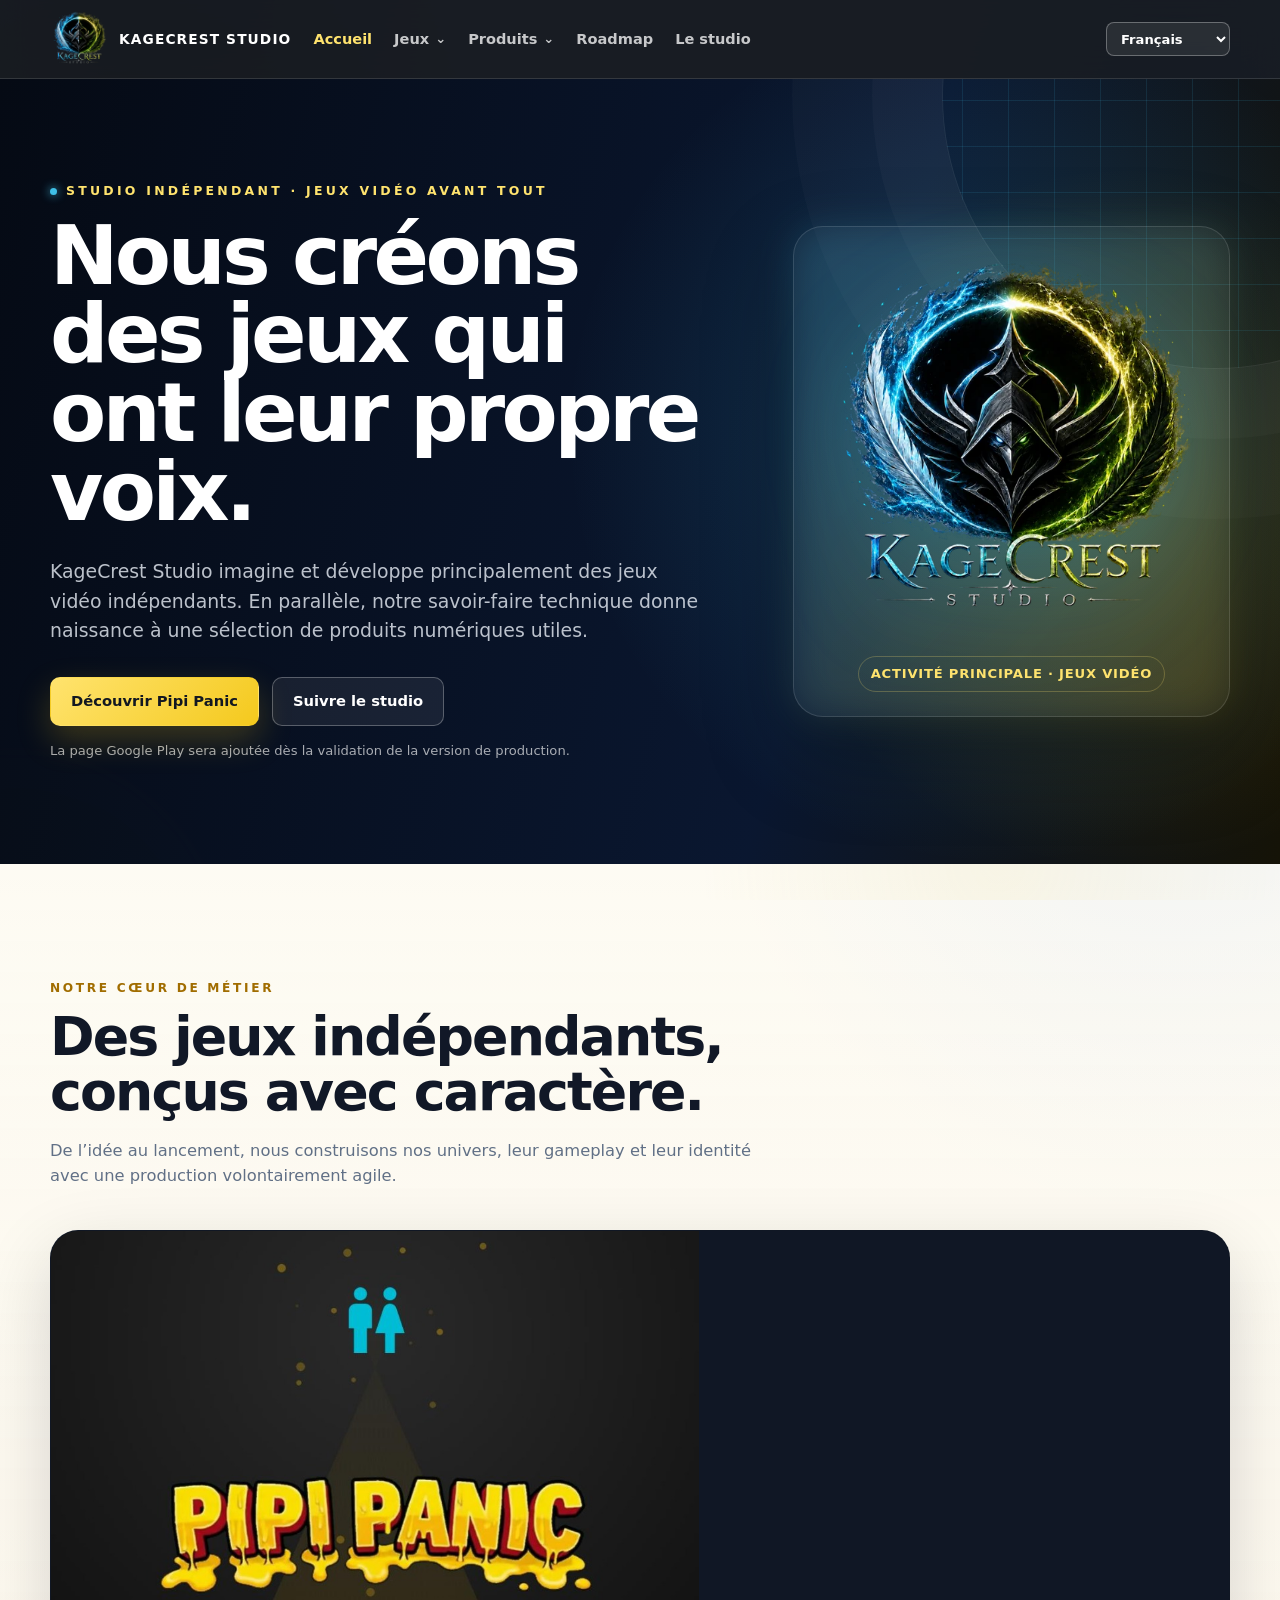
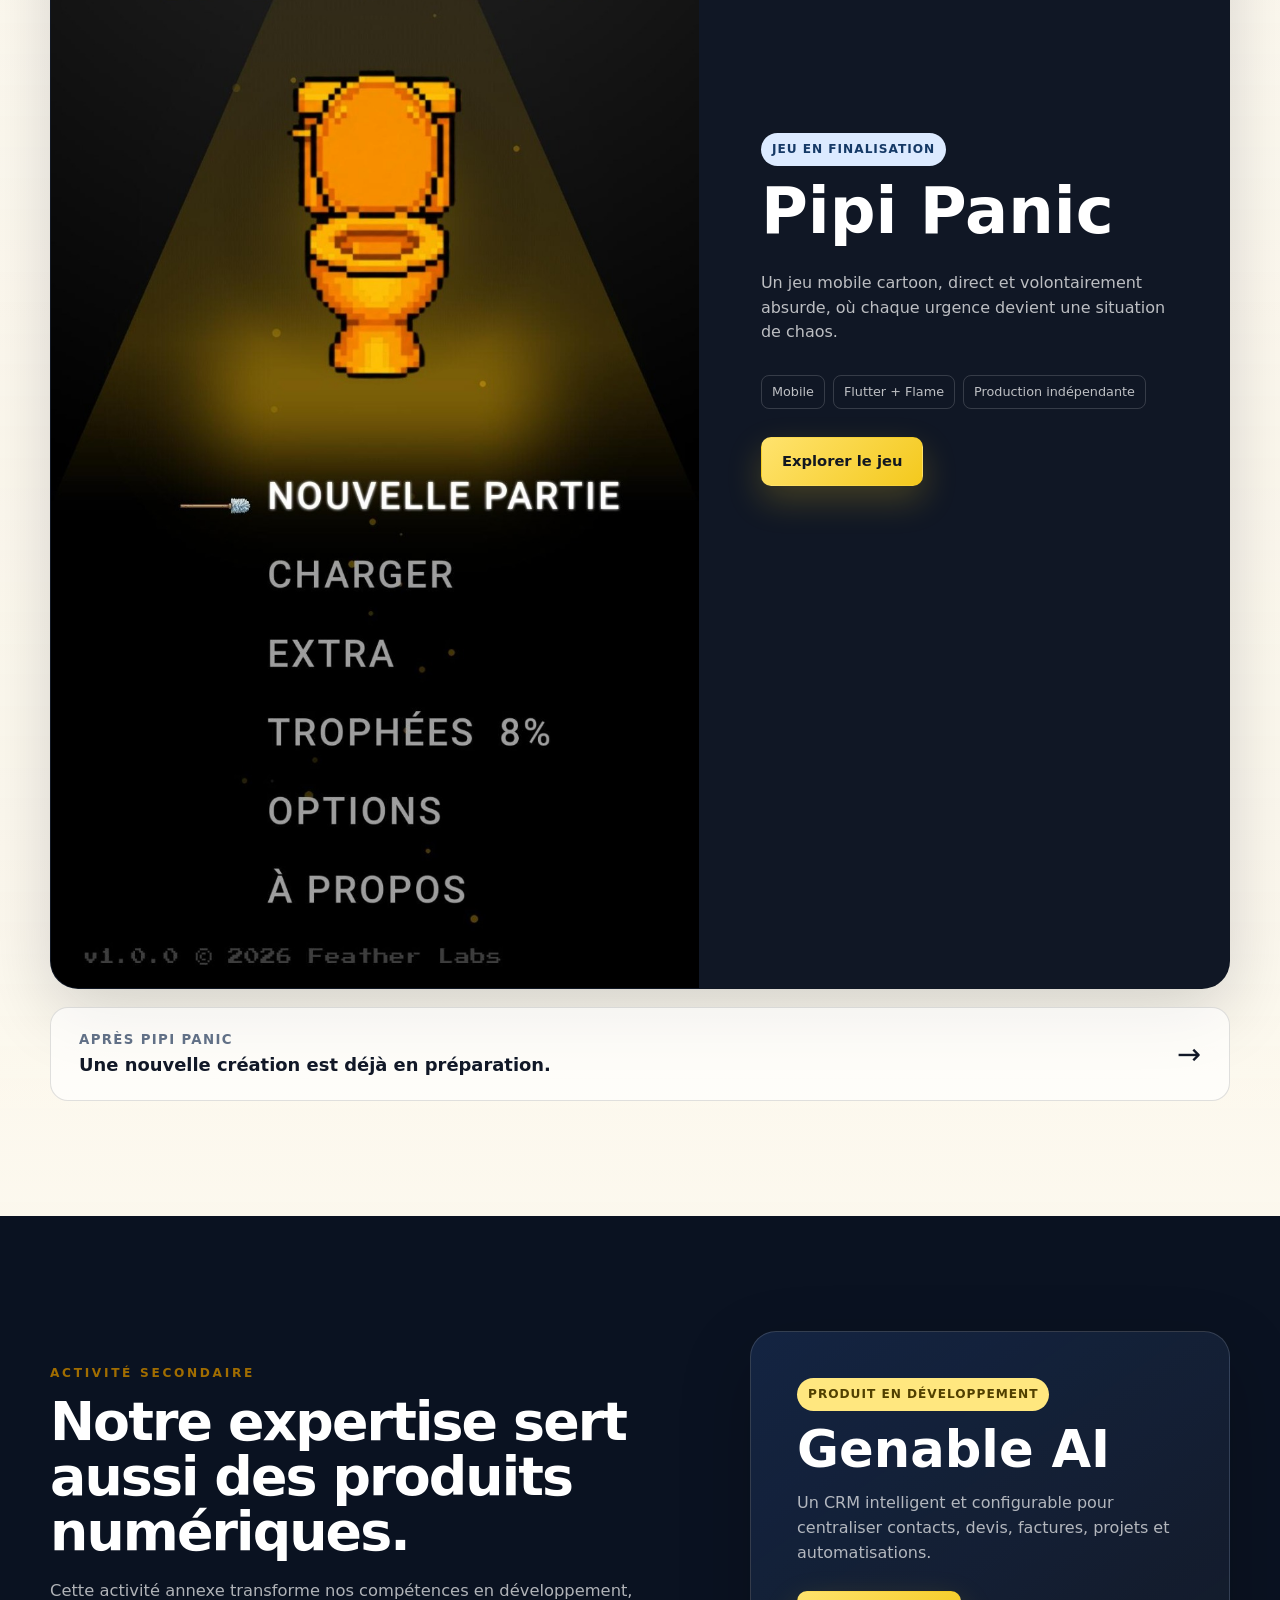
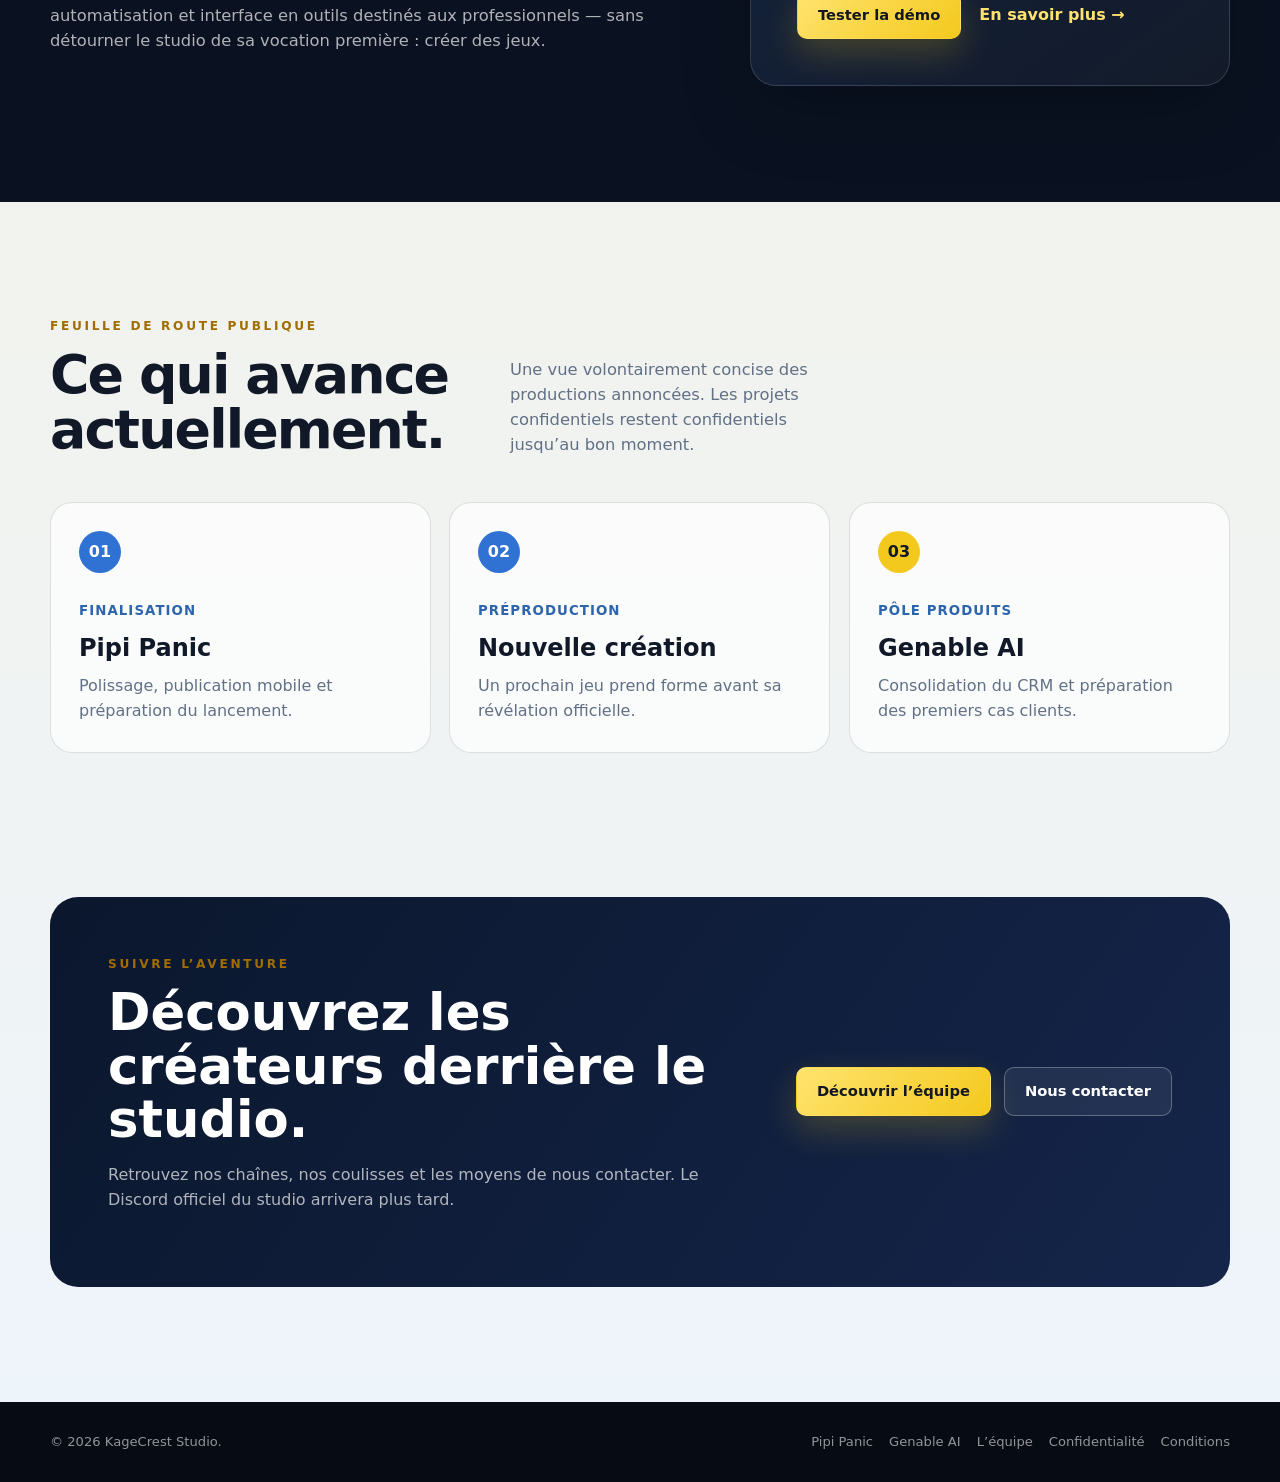
<file: index.html>
<!DOCTYPE html>
<html lang="fr">
<head>
<meta charset="utf-8"/>
<meta content="width=device-width, initial-scale=1" name="viewport"/>
<meta content="#070b14" name="theme-color"/>
<meta content="KageCrest Studio est un studio indépendant dédié avant tout aux jeux vidéo, avec un pôle secondaire de produits numériques." name="description"/>
<meta property="og:type" content="website"/>
<meta property="og:site_name" content="KageCrest Studio"/>
<meta property="og:title" content="KageCrest Studio — Jeux indépendants et produits numériques"/>
<meta property="og:description" content="Nous créons avant tout des jeux vidéo indépendants. En parallèle, nous développons une sélection de produits numériques utiles."/>
<meta property="og:url" content="https://kagecrest.github.io/"/>
<meta property="og:image" content="https://kagecrest.github.io/assets/kagecrest/social-share.png"/>
<meta property="og:image:width" content="1200"/>
<meta property="og:image:height" content="630"/>
<meta property="og:image:alt" content="Logo KageCrest Studio — crête ailée bleue et verte sur fond sombre"/>
<meta name="twitter:card" content="summary_large_image"/>
<meta name="twitter:title" content="KageCrest Studio — Studio indépendant"/>
<meta name="twitter:description" content="Jeux vidéo indépendants en activité principale, produits numériques en activité secondaire."/>
<meta name="twitter:image" content="https://kagecrest.github.io/assets/kagecrest/social-share.png"/>
<link rel="canonical" href="https://kagecrest.github.io/"/>
<link rel="icon" type="image/webp" href="assets/kagecrest/brand-mark.webp"/>
<link rel="apple-touch-icon" href="assets/kagecrest/brand-mark.webp"/>
<title>KageCrest Studio — Studio de jeux indépendant</title>
<link href="studio-pages.css?v=20260723-home" rel="stylesheet"/>
<link href="studio-fx.css?v=20260724b" rel="stylesheet"/>
</head>
<body data-page="home">
<header class="site-header">
<div class="container header-inner">
<a aria-label="KageCrest Studio — accueil" class="brand" href="index.html" aria-current="page">
<img alt="" class="brand-mark" src="assets/kagecrest/brand-mark.webp"/>
<span>KageCrest Studio</span>
</a>
<nav aria-label="Navigation principale" class="nav">
<a aria-current="page" data-i18n="navHome" href="index.html">Accueil</a>
<a href="pipi-panic.html">Pipi Panic</a>
<a data-nav-project="" href="next-project.html">Prochain jeu</a>
<a data-nav-genable="" href="genable-ai.html">Genable AI</a>
<a data-nav-team="" href="about.html">Le studio</a>
</nav>
</div>
</header>
<main>
<section class="page-hero studio-home-hero">
<div class="container home-hero-layout">
<div class="home-hero-copy">
<p class="eyebrow" data-i18n="kicker">Studio indépendant · Jeux vidéo avant tout</p>
<h1 data-i18n="heroTitle">Nous créons des jeux qui ont leur propre voix.</h1>
<p class="hero-copy" data-i18n="heroCopy">KageCrest Studio imagine et développe principalement des jeux vidéo indépendants. En parallèle, notre savoir-faire technique donne naissance à une sélection de produits numériques utiles.</p>
<div class="hero-actions">
<a class="button button-primary" data-i18n="discoverGame" href="pipi-panic.html">Découvrir Pipi Panic</a>
<a class="button button-secondary" data-i18n="followStudio" href="about.html#equipe">Suivre le studio</a>
</div>
<p class="store-note" data-i18n="storeNote">La page Google Play sera ajoutée dès la validation de la version de production.</p>
</div>
<div class="home-brand-showcase" aria-label="Identité visuelle KageCrest Studio">
<img src="assets/kagecrest/brand-mark.webp" alt="Logo KageCrest Studio"/>
<span data-i18n="primaryActivity">Activité principale · Jeux vidéo</span>
</div>
</div>
</section>

<section class="section home-focus" id="jeux">
<div class="container">
<div class="section-heading">
<p class="section-kicker" data-i18n="gamesKicker">Notre cœur de métier</p>
<h2 class="section-title" data-i18n="gamesTitle">Des jeux indépendants, conçus avec caractère.</h2>
<p class="section-text" data-i18n="gamesIntro">De l’idée au lancement, nous construisons nos univers, leur gameplay et leur identité avec une production volontairement agile.</p>
</div>
<article class="featured-game">
<div class="featured-game-visual">
<img src="assets/pipi-panic/title-screen.jpeg" alt="Écran titre de Pipi Panic"/>
</div>
<div class="featured-game-copy">
<span class="project-label" data-i18n="currentGame">Jeu en finalisation</span>
<h3>Pipi Panic</h3>
<p data-i18n="pipiIntro">Un jeu mobile cartoon, direct et volontairement absurde, où chaque urgence devient une situation de chaos.</p>
<div class="project-facts">
<span>Mobile</span><span>Flutter + Flame</span><span data-i18n="independentProduction">Production indépendante</span>
</div>
<a class="button button-primary" data-i18n="explorePipi" href="pipi-panic.html">Explorer le jeu</a>
</div>
</article>
<a class="next-game-teaser" href="next-project.html">
<span><small data-i18n="nextGameLabel">Après Pipi Panic</small><strong data-i18n="nextGameTitle">Une nouvelle création est déjà en préparation.</strong></span>
<span aria-hidden="true">→</span>
</a>
</div>
</section>

<section class="section products-section" id="produits">
<div class="container product-positioning">
<div>
<p class="section-kicker" data-i18n="productsKicker">Activité secondaire</p>
<h2 class="section-title" data-i18n="productsTitle">Notre expertise sert aussi des produits numériques.</h2>
<p class="section-text" data-i18n="productsIntro">Cette activité annexe transforme nos compétences en développement, automatisation et interface en outils destinés aux professionnels — sans détourner le studio de sa vocation première : créer des jeux.</p>
</div>
<article class="product-card-home">
<span class="project-label product-label" data-i18n="productDevelopment">Produit en développement</span>
<h3>Genable AI</h3>
<p data-i18n="genableIntro">Un CRM intelligent et configurable pour centraliser contacts, devis, factures, projets et automatisations.</p>
<div class="card-actions">
<a class="button button-primary" data-i18n="tryDemo" href="genable-demo/demo-select/">Tester la démo</a>
<a class="text-link" data-i18n="learnMore" href="genable-ai.html">En savoir plus →</a>
</div>
</article>
</div>
</section>

<section class="section roadmap-preview" id="feuille-de-route">
<div class="container">
<div class="section-heading roadmap-preview-heading">
<div><p class="section-kicker" data-i18n="roadmapKicker">Feuille de route publique</p><h2 class="section-title" data-i18n="roadmapTitle">Ce qui avance actuellement.</h2></div>
<p class="section-text" data-i18n="roadmapIntro">Une vue volontairement concise des productions annoncées. Les projets confidentiels restent confidentiels jusqu’au bon moment.</p>
</div>
<div class="progress-cards">
<article><span>01</span><small data-i18n="finalization">Finalisation</small><h3>Pipi Panic</h3><p data-i18n="pipiRoadmap">Polissage, publication mobile et préparation du lancement.</p></article>
<article><span>02</span><small data-i18n="preproduction">Préproduction</small><h3 data-i18n="nextCreation">Nouvelle création</h3><p data-i18n="nextRoadmap">Un prochain jeu prend forme avant sa révélation officielle.</p></article>
<article class="secondary-track"><span>03</span><small data-i18n="secondaryProduct">Pôle produits</small><h3>Genable AI</h3><p data-i18n="genableRoadmap">Consolidation du CRM et préparation des premiers cas clients.</p></article>
</div>
</div>
</section>

<section class="section studio-cta">
<div class="container cta-panel">
<div><p class="section-kicker" data-i18n="ctaKicker">Suivre l’aventure</p><h2 data-i18n="ctaTitle">Découvrez les créateurs derrière le studio.</h2><p data-i18n="ctaCopy">Retrouvez nos chaînes, nos coulisses et les moyens de nous contacter. Le Discord officiel du studio arrivera plus tard.</p></div>
<div class="hero-actions"><a class="button button-primary" data-i18n="meetTeam" href="about.html">Découvrir l’équipe</a><a class="button button-secondary" data-i18n="contact" href="mailto:featherlabs2026@gmail.com?subject=Contact%20KageCrest%20Studio">Nous contacter</a></div>
</div>
</section>
</main>
<footer class="site-footer"><div class="container footer-inner"><p>© 2026 KageCrest Studio.</p><nav aria-label="Navigation de pied de page" class="footer-links"><a href="pipi-panic.html">Pipi Panic</a><a href="genable-ai.html">Genable AI</a><a data-i18n="team" href="about.html">L’équipe</a><a data-i18n="privacy" href="privacy.html">Confidentialité</a><a data-i18n="terms" href="terms.html">Conditions</a></nav></div></footer>
<script defer src="translations-base.js?v=20260723"></script>
<script defer src="translations-pages.js?v=20260723"></script>
<script defer src="brand-copy.js?v=20260723"></script>
<script defer src="i18n.js?v=20260724-roadmap"></script>
<script defer src="studio-fx.js?v=20260724"></script>
</body>
</html>
</file>
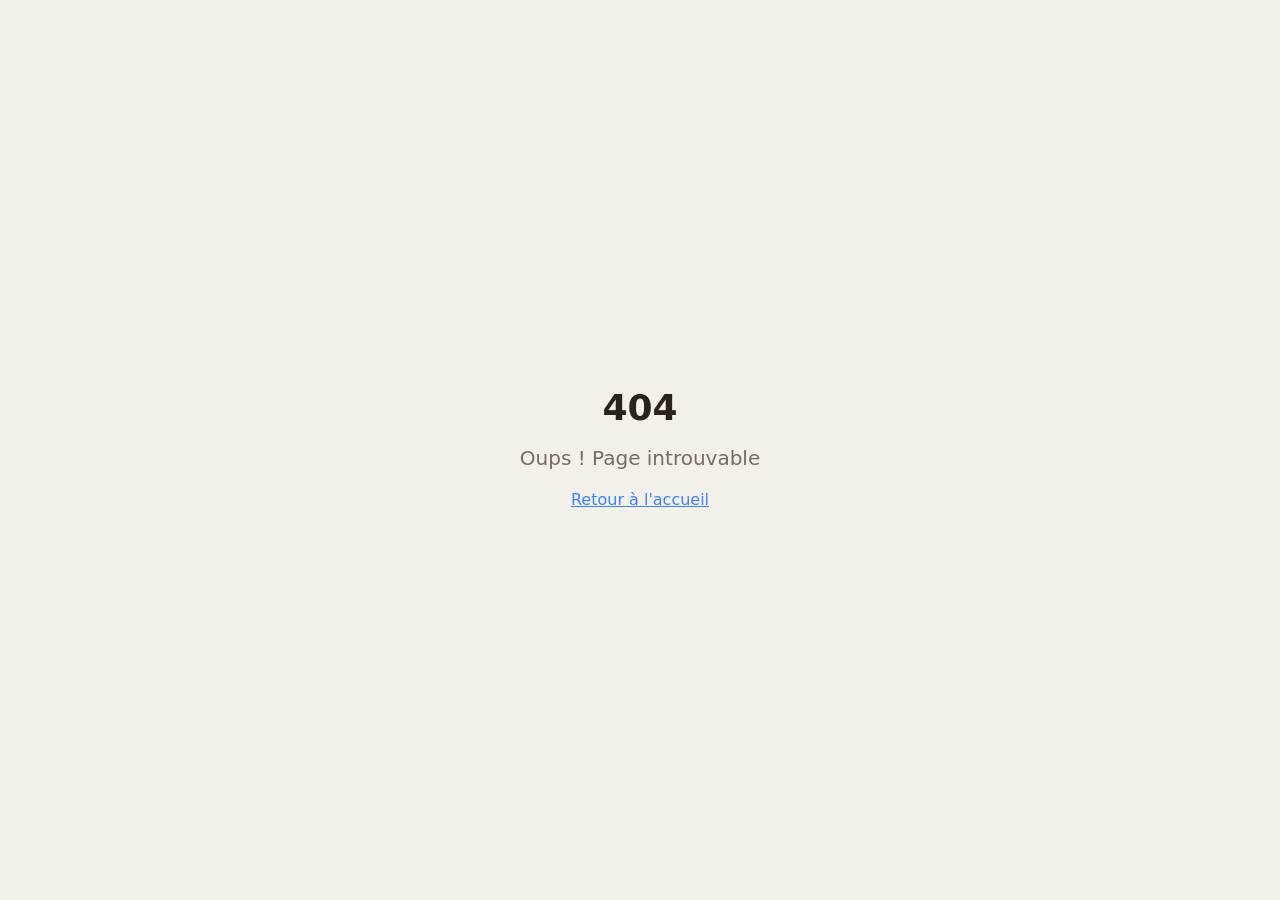
<file: genable-demo/admin/index.html>
<!doctype html>
<html lang="fr">
  <head>
    <meta charset="UTF-8" />
    <meta name="viewport" content="width=device-width, initial-scale=1.0" />
    <title>Genable AI (WIP)</title>
    <meta name="description" content="Genable AI (WIP) — CRM automatisé par IA, livré clé en main" />
    <meta name="author" content="KageCrest Studio" />

    <meta property="og:title" content="Genable AI (WIP)" />
    <meta property="og:description" content="Assistant IA pour votre activité" />
    <meta property="og:type" content="website" />

    <meta name="twitter:card" content="summary_large_image" />
    <script type="module" crossorigin src="/genable-demo/assets/index-CeJi7exN.js"></script>
    <link rel="stylesheet" crossorigin href="/genable-demo/assets/index-BOm3ZopA.css">
  </head>

  <body>
    <div id="root"></div>

  </body>
</html>
</file>
<file: studio-pages.css>
:root {
  --ink: #111827;
  --ink-deep: #070b14;
  --paper: #f8f5e8;
  --cream: #fffaf0;
  --yellow: #f4c91d;
  --yellow-light: #ffe36e;
  --blue: #4d8dff;
  --blue-light: #8bbaff;
  --muted: #617086;
  --line: rgba(16, 23, 37, .13);
  --shadow: 0 24px 70px rgba(6, 12, 26, .16);
}

* {
  box-sizing: border-box;
}

html {
  scroll-behavior: smooth;
}

body {
  margin: 0;
  color: var(--ink);
  background:
    radial-gradient(circle at 10% 3%, rgba(255, 227, 110, .58), transparent 23rem),
    radial-gradient(circle at 92% 16%, rgba(77, 141, 255, .13), transparent 29rem),
    linear-gradient(180deg, #fffbed 0%, #f7f1df 43%, #edf4fb 100%);
  font-family: Inter, ui-sans-serif, system-ui, -apple-system, BlinkMacSystemFont, "Segoe UI", sans-serif;
  line-height: 1.55;
}

img {
  display: block;
  max-width: 100%;
}

a {
  color: inherit;
  text-decoration: none;
}

button,
input,
textarea {
  font: inherit;
}

.container {
  width: min(1180px, calc(100% - 40px));
  margin: 0 auto;
}

.site-header {
  position: sticky;
  top: 0;
  z-index: 30;
  border-bottom: 1px solid rgba(255, 255, 255, .12);
  background: rgba(7, 11, 20, .93);
  backdrop-filter: blur(16px);
}

.header-inner {
  display: flex;
  align-items: center;
  justify-content: space-between;
  min-height: 78px;
  gap: 22px;
}

.brand {
  display: inline-flex;
  align-items: center;
  gap: 11px;
  flex: 0 0 auto;
  color: #fff;
  font-size: .86rem;
  font-weight: 850;
  letter-spacing: .08em;
  text-transform: uppercase;
}

.brand-mark {
  width: 58px;
  height: 58px;
  object-fit: contain;
}

.nav {
  display: flex;
  align-items: center;
  justify-content: flex-end;
  gap: 22px;
  color: rgba(255, 255, 255, .76);
  font-size: .91rem;
  font-weight: 730;
}

.nav a {
  transition: color .18s ease;
}

.nav a:hover,
.nav a[aria-current="page"] {
  color: var(--yellow-light);
}

.page-hero {
  position: relative;
  overflow: hidden;
  padding: clamp(78px, 10vw, 142px) 0 clamp(72px, 9vw, 120px);
  color: #fff;
  background:
    linear-gradient(100deg, rgba(7, 11, 20, .98), rgba(7, 11, 20, .84) 54%, rgba(15, 28, 54, .78)),
    radial-gradient(circle at 74% 35%, rgba(77, 141, 255, .32), transparent 31rem);
}

.page-hero::before,
.page-hero::after {
  position: absolute;
  content: "";
  border-radius: 50%;
  pointer-events: none;
}

.page-hero::before {
  width: 34rem;
  height: 34rem;
  right: -13rem;
  top: -16rem;
  border: 1px solid rgba(255, 255, 255, .09);
  box-shadow: 0 0 0 70px rgba(255, 255, 255, .025), 0 0 0 150px rgba(255, 255, 255, .018);
}

.page-hero::after {
  width: 22rem;
  height: 22rem;
  left: -10rem;
  bottom: -17rem;
  background: rgba(244, 201, 29, .17);
  filter: blur(25px);
}

.hero-layout {
  position: relative;
  z-index: 1;
  display: grid;
  grid-template-columns: minmax(0, 1.08fr) minmax(300px, .72fr);
  align-items: center;
  gap: clamp(38px, 7vw, 92px);
}

.eyebrow {
  margin: 0 0 16px;
  color: var(--yellow-light);
  font-size: .78rem;
  font-weight: 850;
  letter-spacing: .26em;
  text-transform: uppercase;
}

.page-hero h1 {
  max-width: 820px;
  margin: 0;
  font-size: clamp(2.8rem, 6.7vw, 6.4rem);
  font-weight: 900;
  line-height: .96;
  letter-spacing: -.045em;
}

.hero-copy {
  max-width: 720px;
  margin: 26px 0 0;
  color: rgba(242, 247, 255, .77);
  font-size: clamp(1rem, 1.8vw, 1.18rem);
}

.hero-actions {
  display: flex;
  flex-wrap: wrap;
  gap: 13px;
  margin-top: 32px;
}

.button {
  display: inline-flex;
  align-items: center;
  justify-content: center;
  gap: 9px;
  min-height: 48px;
  padding: 12px 20px;
  border: 1px solid transparent;
  border-radius: 10px;
  font-size: .92rem;
  font-weight: 820;
  transition: transform .18s ease, border-color .18s ease, background .18s ease;
}

.button:hover {
  transform: translateY(-2px);
}

.button-primary {
  color: #121721;
  background: linear-gradient(135deg, var(--yellow-light), var(--yellow));
  box-shadow: 0 14px 34px rgba(244, 201, 29, .22);
}

.button-secondary {
  color: #fff;
  border-color: rgba(255, 255, 255, .28);
  background: rgba(255, 255, 255, .07);
}

.hero-panel {
  position: relative;
  padding: 30px;
  border: 1px solid rgba(255, 255, 255, .16);
  border-radius: 22px;
  background: linear-gradient(145deg, rgba(255, 255, 255, .105), rgba(255, 255, 255, .035));
  box-shadow: 0 28px 80px rgba(0, 0, 0, .34);
  backdrop-filter: blur(10px);
}

.hero-panel-label {
  margin: 0 0 10px;
  color: rgba(255, 255, 255, .58);
  font-size: .76rem;
  font-weight: 800;
  letter-spacing: .15em;
  text-transform: uppercase;
}

.hero-panel strong {
  display: block;
  font-size: clamp(1.65rem, 3vw, 2.6rem);
  line-height: 1.04;
}

.hero-panel p {
  margin: 17px 0 0;
  color: rgba(255, 255, 255, .69);
}

.hero-badge {
  display: inline-flex;
  align-items: center;
  gap: 8px;
  margin-top: 22px;
  padding: 8px 12px;
  border: 1px solid rgba(255, 227, 110, .27);
  border-radius: 999px;
  color: var(--yellow-light);
  background: rgba(244, 201, 29, .08);
  font-size: .81rem;
  font-weight: 800;
}

.section {
  padding: clamp(70px, 9vw, 118px) 0;
}

.section-compact {
  padding: clamp(58px, 7vw, 88px) 0;
}

.section-dark {
  color: #fff;
  background: var(--ink-deep);
}

.section-blue {
  color: #fff;
  background: linear-gradient(135deg, #091329, #102b56);
}

.section-heading {
  max-width: 760px;
  margin-bottom: 42px;
}

.section-kicker {
  margin: 0 0 12px;
  color: #a16d00;
  font-size: .76rem;
  font-weight: 850;
  letter-spacing: .22em;
  text-transform: uppercase;
}

.section-dark .section-kicker,
.section-blue .section-kicker {
  color: var(--yellow-light);
}

.section-title {
  margin: 0;
  font-size: clamp(2rem, 4.2vw, 4rem);
  line-height: 1.02;
  letter-spacing: -.035em;
}

.section-text {
  max-width: 720px;
  margin: 18px 0 0;
  color: var(--muted);
  font-size: 1.02rem;
}

.section-dark .section-text,
.section-blue .section-text {
  color: rgba(238, 245, 255, .68);
}

.people-grid {
  display: grid;
  grid-template-columns: repeat(2, minmax(0, 1fr));
  gap: 24px;
}

.person-card {
  position: relative;
  overflow: hidden;
  min-height: 480px;
  padding: clamp(28px, 4vw, 44px);
  border: 1px solid var(--line);
  border-radius: 22px;
  background: rgba(255, 255, 255, .77);
  box-shadow: var(--shadow);
}

.person-card::after {
  position: absolute;
  right: -70px;
  bottom: -90px;
  width: 230px;
  height: 230px;
  content: "";
  border-radius: 50%;
  background: radial-gradient(circle, rgba(77, 141, 255, .18), transparent 68%);
}

.person-card:nth-child(2)::after {
  background: radial-gradient(circle, rgba(244, 201, 29, .24), transparent 68%);
}

.person-monogram {
  display: grid;
  place-items: center;
  width: 82px;
  height: 82px;
  margin-bottom: 30px;
  border-radius: 22px;
  color: #fff;
  background: linear-gradient(135deg, #101725, #345aa1);
  box-shadow: 0 16px 38px rgba(16, 23, 37, .22);
  font-size: 2.1rem;
  font-weight: 900;
}

.person-card:nth-child(2) .person-monogram {
  color: #111827;
  background: linear-gradient(135deg, #ffe77f, #f4c91d);
}

.person-role {
  margin: 0 0 10px;
  color: #66758d;
  font-size: .78rem;
  font-weight: 850;
  letter-spacing: .15em;
  text-transform: uppercase;
}

.person-card h2 {
  margin: 0;
  font-size: clamp(2rem, 4vw, 3.2rem);
  line-height: 1;
}

.person-card>p:not(.person-role) {
  position: relative;
  z-index: 1;
  margin: 21px 0 0;
  color: #526076;
}

.tag-list {
  position: relative;
  z-index: 1;
  display: flex;
  flex-wrap: wrap;
  gap: 8px;
  margin: 26px 0 0;
  padding: 0;
  list-style: none;
}

.tag-list li {
  padding: 7px 10px;
  border: 1px solid rgba(16, 23, 37, .11);
  border-radius: 999px;
  background: rgba(255, 255, 255, .72);
  font-size: .78rem;
  font-weight: 760;
}

.social-row {
  position: absolute;
  z-index: 2;
  right: 38px;
  bottom: 38px;
  left: 38px;
  display: flex;
  flex-wrap: wrap;
  gap: 9px;
}

.social-link {
  padding: 8px 11px;
  border: 1px solid rgba(16, 23, 37, .13);
  border-radius: 9px;
  background: rgba(255, 255, 255, .76);
  font-size: .78rem;
  font-weight: 780;
  transition: transform .18s ease, background .18s ease;
}

.social-link:hover {
  transform: translateY(-2px);
  background: #fff;
}

.value-grid,
.feature-grid {
  display: grid;
  grid-template-columns: repeat(3, minmax(0, 1fr));
  gap: 18px;
}

.value-card,
.feature-card {
  padding: 26px;
  border: 1px solid rgba(255, 255, 255, .11);
  border-radius: 17px;
  background: rgba(255, 255, 255, .055);
}

.value-index,
.feature-icon {
  display: inline-grid;
  place-items: center;
  width: 40px;
  height: 40px;
  margin-bottom: 18px;
  border-radius: 11px;
  color: var(--yellow-light);
  background: rgba(244, 201, 29, .1);
  font-weight: 900;
}

.value-card h3,
.feature-card h3 {
  margin: 0 0 10px;
  font-size: 1.13rem;
}

.value-card p,
.feature-card p {
  margin: 0;
  color: rgba(238, 245, 255, .65);
  font-size: .92rem;
}

.genable-hero {
  background:
    linear-gradient(105deg, rgba(5, 12, 27, .98), rgba(8, 23, 49, .93) 58%, rgba(8, 29, 63, .86)),
    radial-gradient(circle at 78% 36%, rgba(67, 139, 255, .45), transparent 32rem);
}

.genable-mark {
  display: inline-flex;
  align-items: center;
  gap: 10px;
  margin-bottom: 20px;
  color: #b7d4ff;
  font-size: .88rem;
  font-weight: 850;
  letter-spacing: .12em;
  text-transform: uppercase;
}

.genable-mark svg {
  width: 26px;
  height: 26px;
}

.price-panel {
  border-color: rgba(117, 174, 255, .29);
  background: linear-gradient(145deg, rgba(54, 116, 221, .18), rgba(255, 255, 255, .04));
}

.price-panel .price {
  display: block;
  margin-top: 8px;
  color: #fff;
  font-size: clamp(2.5rem, 5vw, 4.7rem);
  font-weight: 900;
  line-height: .95;
}

.price-panel .price small {
  font-size: .28em;
  color: rgba(255, 255, 255, .58);
  letter-spacing: .05em;
  text-transform: uppercase;
}

.feature-grid {
  grid-template-columns: repeat(3, minmax(0, 1fr));
}

.feature-card {
  color: var(--ink);
  border-color: var(--line);
  background: rgba(255, 255, 255, .79);
  box-shadow: 0 16px 45px rgba(7, 13, 28, .08);
}

.feature-card .feature-icon {
  color: #2257a8;
  background: rgba(77, 141, 255, .1);
}

.feature-card p {
  color: var(--muted);
}

.process-grid {
  display: grid;
  grid-template-columns: repeat(3, minmax(0, 1fr));
  gap: 18px;
  counter-reset: process;
}

.process-step {
  position: relative;
  padding: 28px;
  border: 1px solid rgba(255, 255, 255, .12);
  border-radius: 17px;
  background: rgba(255, 255, 255, .055);
  counter-increment: process;
}

.process-step::before {
  content: "0" counter(process);
  display: block;
  margin-bottom: 24px;
  color: var(--yellow-light);
  font-size: 1.6rem;
  font-weight: 900;
}

.process-step h3 {
  margin: 0 0 9px;
}

.process-step p {
  margin: 0;
  color: rgba(238, 245, 255, .66);
}

.access-box {
  display: grid;
  grid-template-columns: 1fr auto;
  align-items: center;
  gap: 36px;
  padding: clamp(30px, 5vw, 58px);
  border: 1px solid rgba(20, 56, 111, .18);
  border-radius: 24px;
  background: linear-gradient(135deg, rgba(255, 255, 255, .86), rgba(235, 243, 255, .76));
  box-shadow: var(--shadow);
}

.access-box h2 {
  margin: 0;
  font-size: clamp(2rem, 4vw, 3.7rem);
  line-height: 1;
}

.access-box p {
  max-width: 690px;
  margin: 16px 0 0;
  color: var(--muted);
}

.access-actions {
  display: flex;
  flex-direction: column;
  gap: 10px;
  min-width: 210px;
}

.access-actions .button-secondary {
  color: var(--ink);
  border-color: rgba(16, 23, 37, .18);
  background: rgba(255, 255, 255, .56);
}

.site-footer {
  padding: 30px 0;
  color: rgba(255, 255, 255, .56);
  background: #070b14;
  font-size: .82rem;
}

.footer-inner {
  display: flex;
  align-items: center;
  justify-content: space-between;
  gap: 20px;
}

.footer-inner p {
  margin: 0;
}

.footer-links {
  display: flex;
  flex-wrap: wrap;
  gap: 16px;
}

.footer-links a:hover {
  color: #fff;
}

.sr-only {
  position: absolute;
  width: 1px;
  height: 1px;
  padding: 0;
  margin: -1px;
  overflow: hidden;
  clip: rect(0, 0, 0, 0);
  white-space: nowrap;
  border: 0;
}

@media (max-width: 980px) {
  .nav {
    gap: 15px;
    font-size: .82rem;
  }

  .hero-layout {
    grid-template-columns: 1fr;
  }

  .hero-panel {
    max-width: 630px;
  }

  .value-grid,
  .feature-grid,
  .process-grid {
    grid-template-columns: repeat(2, minmax(0, 1fr));
  }

  .access-box {
    grid-template-columns: 1fr;
  }

  .access-actions {
    flex-direction: row;
    min-width: 0;
  }
}

@media (max-width: 760px) {
  .nav {
    display: none;
  }

  .people-grid {
    grid-template-columns: 1fr;
  }

  .person-card {
    min-height: 455px;
  }

  .value-grid,
  .feature-grid,
  .process-grid {
    grid-template-columns: 1fr;
  }

  .footer-inner {
    align-items: flex-start;
    flex-direction: column;
  }
}

@media (max-width: 540px) {
  .container {
    width: min(100% - 28px, 1180px);
  }

  .header-inner {
    min-height: 70px;
  }

  .brand {
    font-size: .7rem;
  }

  .brand-mark {
    width: 48px;
    height: 48px;
  }

  .page-hero {
    padding-top: 68px;
  }

  .page-hero h1 {
    font-size: clamp(2.45rem, 14vw, 4.2rem);
  }

  .hero-actions,
  .access-actions {
    flex-direction: column;
    align-items: stretch;
  }

  .button {
    width: 100%;
  }

  .person-card {
    padding: 26px 22px 130px;
  }

  .social-row {
    right: 22px;
    bottom: 25px;
    left: 22px;
  }
}

/* Studio showcase home — July 2026 */
.studio-home-hero{padding:clamp(62px,8vw,112px) 0;background:radial-gradient(circle at 78% 45%,rgba(63,191,231,.2),transparent 27rem),radial-gradient(circle at 88% 56%,rgba(244,201,29,.16),transparent 22rem),linear-gradient(105deg,#050a14,#0a1730 64%,#151307)}
.home-hero-layout{position:relative;z-index:1;display:grid;grid-template-columns:minmax(0,1.08fr) minmax(340px,.72fr);align-items:center;gap:clamp(34px,7vw,88px)}
.home-hero-copy h1{max-width:800px;font-size:clamp(3rem,6.4vw,6rem)}
.home-brand-showcase{display:grid;justify-items:center;gap:18px;padding:24px;border:1px solid rgba(255,255,255,.13);border-radius:30px;background:rgba(255,255,255,.035);box-shadow:0 35px 90px rgba(0,0,0,.28)}
.home-brand-showcase img{width:min(100%,430px);filter:drop-shadow(0 22px 45px rgba(36,173,219,.2))}
.home-brand-showcase span,.store-note{color:rgba(255,255,255,.65);font-size:.82rem}
.home-brand-showcase span{padding:7px 12px;border:1px solid rgba(255,227,110,.24);border-radius:999px;color:var(--yellow-light);font-weight:800;letter-spacing:.06em;text-transform:uppercase}
.store-note{margin:15px 0 0}
.home-focus{background:linear-gradient(180deg,rgba(255,255,255,.5),rgba(255,250,240,.75))}
.featured-game{display:grid;grid-template-columns:minmax(0,1.1fr) minmax(320px,.9fr);overflow:hidden;border:1px solid var(--line);border-radius:28px;background:#101725;box-shadow:var(--shadow)}
.featured-game-visual{min-height:430px}.featured-game-visual img{width:100%;height:100%;object-fit:cover}
.featured-game-copy{display:flex;flex-direction:column;align-items:flex-start;justify-content:center;padding:clamp(30px,5vw,62px);color:#fff}
.featured-game-copy h3,.product-card-home h3{margin:13px 0 12px;font-size:clamp(2.5rem,5vw,4.5rem);line-height:1}
.featured-game-copy p{color:rgba(255,255,255,.72)}
.project-label{display:inline-flex;padding:7px 11px;border-radius:999px;color:#153966;background:#dceaff;font-size:.76rem;font-weight:850;letter-spacing:.08em;text-transform:uppercase}
.project-facts{display:flex;flex-wrap:wrap;gap:8px;margin:14px 0 28px}.project-facts span{padding:6px 10px;border:1px solid rgba(255,255,255,.16);border-radius:8px;color:rgba(255,255,255,.73);font-size:.8rem}
.next-game-teaser{display:flex;align-items:center;justify-content:space-between;gap:24px;margin-top:18px;padding:22px 28px;border:1px solid var(--line);border-radius:18px;background:rgba(255,255,255,.65);transition:transform .18s ease,box-shadow .18s ease}.next-game-teaser:hover{transform:translateY(-2px);box-shadow:0 16px 35px rgba(7,13,28,.09)}.next-game-teaser small{display:block;color:var(--muted);text-transform:uppercase;letter-spacing:.1em;font-weight:800}.next-game-teaser strong{font-size:1.12rem}.next-game-teaser>span:last-child{font-size:1.8rem}
.products-section{background:#0a1221;color:#fff}.product-positioning{display:grid;grid-template-columns:minmax(0,1fr) minmax(330px,.8fr);align-items:center;gap:clamp(40px,8vw,100px)}.products-section .section-text{color:rgba(255,255,255,.68)}
.product-card-home{padding:clamp(28px,4vw,46px);border:1px solid rgba(255,255,255,.14);border-radius:26px;background:linear-gradient(145deg,rgba(77,141,255,.15),rgba(255,255,255,.04));box-shadow:0 25px 70px rgba(0,0,0,.22)}.product-card-home h3{font-size:clamp(2.4rem,4vw,3.8rem)}.product-card-home p{color:rgba(255,255,255,.68)}.product-label{color:#514000;background:#ffe77f}.card-actions{display:flex;align-items:center;flex-wrap:wrap;gap:18px;margin-top:25px}.text-link{color:var(--yellow-light);font-weight:800}
.roadmap-preview-heading{display:grid;grid-template-columns:1fr minmax(300px,.7fr);align-items:end;gap:40px}.progress-cards{display:grid;grid-template-columns:repeat(3,minmax(0,1fr));gap:18px;margin-top:44px}.progress-cards article{padding:28px;border:1px solid var(--line);border-radius:22px;background:rgba(255,255,255,.66)}.progress-cards article>span{display:grid;place-items:center;width:42px;height:42px;margin-bottom:25px;border-radius:50%;color:#fff;background:#2f72d4;font-weight:900}.progress-cards article.secondary-track>span{color:#111827;background:var(--yellow)}.progress-cards small{color:#2d65ad;font-weight:850;text-transform:uppercase;letter-spacing:.08em}.progress-cards h3{margin:7px 0;font-size:1.5rem}.progress-cards p{margin:0;color:var(--muted)}
.studio-cta{padding-top:30px}.cta-panel{display:grid;grid-template-columns:minmax(0,1fr) auto;align-items:center;gap:40px;padding:clamp(30px,5vw,58px);border-radius:28px;color:#fff;background:linear-gradient(125deg,#0a172d,#15254a)}.cta-panel h2{max-width:680px;margin:0;font-size:clamp(2rem,4vw,3.6rem);line-height:1.05}.cta-panel p:not(.section-kicker){max-width:680px;color:rgba(255,255,255,.68)}.cta-panel .hero-actions{margin:0}
@media(max-width:980px){.home-hero-layout,.featured-game,.product-positioning,.roadmap-preview-heading,.cta-panel{grid-template-columns:1fr}.home-brand-showcase{max-width:600px}.progress-cards{grid-template-columns:1fr 1fr}.cta-panel .hero-actions{margin-top:5px}}
@media(max-width:680px){.featured-game-visual{min-height:270px}.progress-cards{grid-template-columns:1fr}.next-game-teaser{align-items:flex-start}.home-brand-showcase{padding:16px}.home-brand-showcase span{font-size:.67rem}}


/* Roadmap, team avatars and demo presets — July 2026 */
.roadmap-hero {
  background:
    linear-gradient(105deg, rgba(5, 10, 20, .98), rgba(8, 21, 43, .92) 58%, rgba(30, 24, 9, .84)),
    radial-gradient(circle at 80% 34%, rgba(244, 201, 29, .24), transparent 32rem);
}

.roadmap-summary {
  border-color: rgba(255, 227, 110, .24);
}

.roadmap-timeline {
  position: relative;
  display: grid;
  gap: 0;
  margin: 0;
  padding: 0;
  list-style: none;
}

.roadmap-timeline::before {
  position: absolute;
  top: 34px;
  bottom: 34px;
  left: 35px;
  width: 2px;
  content: "";
  background: linear-gradient(var(--yellow), rgba(77, 141, 255, .35), rgba(16, 23, 37, .12));
}

.roadmap-item {
  position: relative;
  display: grid;
  grid-template-columns: 72px minmax(0, 1fr);
  gap: 28px;
  padding: 0 0 34px;
}

.roadmap-marker {
  position: relative;
  z-index: 2;
  display: grid;
  place-items: center;
  width: 72px;
  height: 72px;
  border: 6px solid var(--paper);
  border-radius: 50%;
  color: #fff;
  background: #1c2d4a;
  box-shadow: 0 12px 30px rgba(7, 13, 28, .18);
  font-weight: 900;
}

.roadmap-item.is-complete .roadmap-marker {
  color: #101725;
  background: var(--yellow-light);
}

.roadmap-item.is-active .roadmap-marker {
  background: linear-gradient(135deg, #245fc0, #4d8dff);
}

.roadmap-item.is-planned .roadmap-marker {
  color: #526076;
  background: #e8edf5;
}

.roadmap-card {
  padding: 28px 30px;
  border: 1px solid var(--line);
  border-radius: 20px;
  background: rgba(255, 255, 255, .80);
  box-shadow: 0 16px 48px rgba(7, 13, 28, .08);
}

.roadmap-status {
  display: inline-flex;
  margin-bottom: 12px;
  padding: 6px 10px;
  border-radius: 999px;
  color: #2257a8;
  background: rgba(77, 141, 255, .10);
  font-size: .75rem;
  font-weight: 850;
  letter-spacing: .08em;
  text-transform: uppercase;
}

.is-complete .roadmap-status {
  color: #7a5700;
  background: rgba(244, 201, 29, .16);
}

.is-planned .roadmap-status {
  color: #66758d;
  background: rgba(16, 23, 37, .06);
}

.roadmap-card h3 {
  margin: 0;
  font-size: clamp(1.35rem, 2.8vw, 2.2rem);
  line-height: 1.08;
}

.roadmap-card p {
  max-width: 790px;
  margin: 14px 0 0;
  color: var(--muted);
}

.roadmap-link {
  display: inline-flex;
  margin-top: 18px;
  color: #2257a8;
  font-weight: 850;
}

.roadmap-link::after {
  margin-left: 7px;
  content: "→";
}

.person-card {
  min-height: 680px;
  padding-bottom: 112px;
}

.person-avatar {
  position: relative;
  display: grid;
  place-items: center;
  overflow: hidden;
  width: 104px;
  height: 104px;
  margin-bottom: 28px;
  border: 5px solid rgba(255, 255, 255, .9);
  border-radius: 28px;
  color: #fff;
  background: linear-gradient(135deg, #101725, #345aa1);
  box-shadow: 0 16px 38px rgba(16, 23, 37, .22);
}

.person-avatar-ninja {
  color: #111827;
  background: linear-gradient(135deg, #ffe77f, #f4c91d);
}

.person-avatar img {
  position: absolute;
  inset: 0;
  width: 100%;
  height: 100%;
  object-fit: cover;
}

.avatar-fallback {
  font-size: 2.3rem;
  font-weight: 900;
}

.channel-positioning {
  position: relative;
  z-index: 1;
  margin-top: 20px;
  padding: 16px 17px;
  border: 1px solid rgba(16, 23, 37, .10);
  border-radius: 14px;
  background: rgba(245, 248, 253, .78);
}

.channel-positioning strong {
  color: #66758d;
  font-size: .72rem;
  font-weight: 850;
  letter-spacing: .11em;
  text-transform: uppercase;
}

.channel-positioning p {
  margin: 8px 0 0;
  color: #526076;
  font-size: .9rem;
}

.social-link {
  display: inline-flex;
  align-items: center;
  gap: 7px;
}

.social-link svg {
  width: 17px;
  height: 17px;
  flex: 0 0 auto;
}

.social-youtube:hover {
  color: #e62117;
}

.social-x:hover {
  color: #000;
}

.social-tiktok:hover {
  color: #111827;
}

.social-discord:hover {
  color: #5865f2;
}

.social-twitch:hover {
  color: #9146ff;
}

.social-tipeee:hover {
  color: #d69d00;
}

.avatar-credit {
  margin: 18px 0 0;
  color: #7c8799;
  font-size: .72rem;
  text-align: right;
}

.avatar-credit a {
  text-decoration: underline;
  text-underline-offset: 3px;
}

.demo-preset-section {
  background: linear-gradient(180deg, rgba(232, 241, 255, .65), rgba(255, 255, 255, .36));
}

.demo-preset-layout {
  display: grid;
  grid-template-columns: minmax(0, 1fr) minmax(340px, .82fr);
  align-items: center;
  gap: clamp(30px, 6vw, 76px);
}

.demo-preset-layout .section-heading {
  margin-bottom: 0;
}

.preset-actions {
  display: grid;
  grid-template-columns: repeat(2, minmax(0, 1fr));
  gap: 14px;
}

.preset-card {
  display: flex;
  min-height: 190px;
  flex-direction: column;
  justify-content: flex-end;
  padding: 24px;
  border: 1px solid rgba(20, 56, 111, .14);
  border-radius: 19px;
  background: rgba(255, 255, 255, .82);
  box-shadow: 0 16px 42px rgba(7, 13, 28, .08);
  transition: transform .18s ease, border-color .18s ease;
}

.preset-card:hover {
  transform: translateY(-3px);
  border-color: rgba(34, 87, 168, .38);
}

.preset-icon {
  display: grid;
  place-items: center;
  width: 44px;
  height: 44px;
  margin-bottom: auto;
  border-radius: 12px;
  color: #2257a8;
  background: rgba(77, 141, 255, .11);
  font-size: 1.3rem;
  font-weight: 900;
}

.preset-card strong {
  font-size: 1.25rem;
}

.preset-card small {
  margin-top: 7px;
  color: var(--muted);
  line-height: 1.4;
}

@media (max-width: 980px) {
  .demo-preset-layout {
    grid-template-columns: 1fr;
  }

  .preset-actions {
    max-width: 680px;
  }
}

@media (max-width: 760px) {
  .person-card {
    min-height: 0;
    padding-bottom: 130px;
  }
}

@media (max-width: 620px) {
  .roadmap-timeline::before {
    left: 25px;
  }

  .roadmap-item {
    grid-template-columns: 52px minmax(0, 1fr);
    gap: 16px;
  }

  .roadmap-marker {
    width: 52px;
    height: 52px;
    border-width: 4px;
    font-size: .78rem;
  }

  .roadmap-card {
    padding: 22px 20px;
  }

  .preset-actions {
    grid-template-columns: 1fr;
  }

  .preset-card {
    min-height: 150px;
  }
}

/* =========================================================
   Team avatars, social logos and interactive roadmap
   ========================================================= */

.person-avatar {
  position: relative;
  display: grid;
  place-items: center;
  overflow: hidden;
  width: 118px;
  height: 118px;
  margin-bottom: 28px;
  border: 5px solid rgba(255, 255, 255, .92);
  border-radius: 30px;
  box-shadow: 0 18px 42px rgba(7, 13, 28, .24);
}

.person-avatar svg {
  display: block;
  width: 100%;
  height: 100%;
}

.person-avatar-ikaruga {
  background: linear-gradient(145deg, #081225, #173b72);
}

.person-avatar-ninja {
  background: linear-gradient(145deg, #ffe77f, #f4c91d);
}

/* Logos et couleurs officielles des boutons sociaux. */

.social-link {
  --social-color: #2257a8;

  display: inline-flex;
  align-items: center;
  gap: 8px;
  min-height: 42px;
  padding: 8px 12px;
  border: 1px solid rgba(16, 23, 37, .14);
  border-radius: 10px;
  color: #111827;
  background: rgba(255, 255, 255, .88);
  transition:
    color .18s ease,
    border-color .18s ease,
    background .18s ease,
    transform .18s ease,
    box-shadow .18s ease;
}

.social-link svg {
  width: 21px;
  height: 21px;
  flex: 0 0 auto;
  color: var(--social-color);
}

.social-link:hover {
  color: var(--social-color);
  border-color: var(--social-color);
  background: #fff;
  box-shadow: 0 8px 22px rgba(7, 13, 28, .12);
  transform: translateY(-2px);
}

.social-link:focus-visible {
  outline: 3px solid var(--social-color);
  outline-offset: 3px;
}

.social-youtube {
  --social-color: #ff0033;
}

.social-x {
  --social-color: #111827;
}

.social-tiktok {
  --social-color: #111827;
}

.social-discord {
  --social-color: #5865f2;
}

.social-twitch {
  --social-color: #9146ff;
}

.social-tipeee {
  --social-color: #d69d00;
}

/* Barre de contrôle de la feuille de route. */

.roadmap-interactive-header {
  display: grid;
  grid-template-columns: minmax(0, 1fr) auto;
  align-items: end;
  gap: 24px;
  margin-bottom: 34px;
}

.roadmap-controls {
  display: flex;
  flex-wrap: wrap;
  align-items: center;
  justify-content: flex-end;
  gap: 10px;
}

.roadmap-filter-group {
  display: inline-flex;
  flex-wrap: wrap;
  gap: 7px;
  padding: 6px;
  border: 1px solid var(--line);
  border-radius: 14px;
  background: rgba(255, 255, 255, .64);
}

.roadmap-filter,
.roadmap-expand-all {
  min-height: 40px;
  padding: 8px 14px;
  border: 1px solid transparent;
  border-radius: 9px;
  color: #526076;
  background: transparent;
  font-size: .82rem;
  font-weight: 800;
  cursor: pointer;
  transition:
    color .18s ease,
    border-color .18s ease,
    background .18s ease,
    transform .18s ease;
}

.roadmap-filter:hover,
.roadmap-expand-all:hover {
  color: #2257a8;
  transform: translateY(-1px);
}

.roadmap-filter.is-selected {
  color: #fff;
  background: #2257a8;
}

.roadmap-filter:focus-visible,
.roadmap-expand-all:focus-visible,
.roadmap-toggle:focus-visible {
  outline: 3px solid var(--blue-light);
  outline-offset: 3px;
}

.roadmap-expand-all {
  border-color: rgba(16, 23, 37, .13);
  background: rgba(255, 255, 255, .78);
}

.roadmap-progress {
  display: grid;
  grid-template-columns: auto minmax(130px, 260px) auto;
  align-items: center;
  gap: 14px;
  margin-bottom: 38px;
  padding: 16px 18px;
  border: 1px solid var(--line);
  border-radius: 16px;
  background: rgba(255, 255, 255, .72);
}

.roadmap-progress-label,
.roadmap-progress-value {
  font-size: .82rem;
  font-weight: 850;
}

.roadmap-progress-value {
  color: #2257a8;
}

.roadmap-progress-track {
  overflow: hidden;
  height: 10px;
  border-radius: 999px;
  background: rgba(16, 23, 37, .09);
}

.roadmap-progress-bar {
  display: block;
  width: 25%;
  height: 100%;
  border-radius: inherit;
  background: linear-gradient(90deg, var(--yellow), #4d8dff);
  transition: width .3s ease;
}

/* Cartes dépliables. */

.roadmap-card {
  overflow: hidden;
  padding: 0;
}

.roadmap-toggle {
  display: grid;
  grid-template-columns: minmax(0, 1fr) auto;
  align-items: center;
  gap: 20px;
  width: 100%;
  padding: 27px 30px;
  border: 0;
  color: inherit;
  text-align: left;
  background: transparent;
  cursor: pointer;
}

.roadmap-toggle-content {
  min-width: 0;
}

.roadmap-toggle h3 {
  margin: 0;
}

.roadmap-chevron {
  display: grid;
  place-items: center;
  width: 38px;
  height: 38px;
  border: 1px solid rgba(16, 23, 37, .11);
  border-radius: 11px;
  color: #526076;
  background: rgba(255, 255, 255, .7);
  font-size: 1.2rem;
  transition:
    color .2s ease,
    background .2s ease,
    transform .25s ease;
}

.roadmap-item.is-open .roadmap-chevron {
  color: #fff;
  background: #2257a8;
  transform: rotate(180deg);
}

.roadmap-details {
  padding: 0 30px 28px;
  border-top: 1px solid rgba(16, 23, 37, .07);
}

.roadmap-details p {
  margin-top: 22px;
}

.roadmap-item[hidden] {
  display: none;
}

@media (max-width: 820px) {
  .roadmap-interactive-header {
    grid-template-columns: 1fr;
  }

  .roadmap-controls {
    justify-content: flex-start;
  }
}

@media (max-width: 620px) {
  .person-avatar {
    width: 104px;
    height: 104px;
  }

  .roadmap-controls,
  .roadmap-filter-group {
    width: 100%;
  }

  .roadmap-filter {
    flex: 1 1 auto;
  }

  .roadmap-expand-all {
    width: 100%;
  }

  .roadmap-progress {
    grid-template-columns: 1fr auto;
  }

  .roadmap-progress-track {
    grid-column: 1 / -1;
    grid-row: 2;
  }

  .roadmap-toggle {
    padding: 22px 20px;
  }

  .roadmap-details {
    padding: 0 20px 23px;
  }
}

/* Release roadmap categories + exact channel avatars + Pipi-style social icons */
.person-avatar{width:132px;height:132px;border-radius:50%;border:4px solid var(--yellow-light);background:#fff;overflow:hidden;box-shadow:0 18px 42px rgba(7,13,28,.2)}
.person-avatar img{position:static;width:100%;height:100%;object-fit:cover}
.social-row{display:flex;gap:12px;align-items:center}
.social-button{--social:#fff;display:grid;place-items:center;width:54px;height:54px;border:1px solid rgba(16,23,37,.2);border-radius:16px;color:#111827;background:rgba(255,255,255,.82);transition:transform .18s ease,border-color .18s ease,color .18s ease,background .18s ease}
.social-button:hover{transform:translateY(-3px);color:var(--social);border-color:var(--social);background:#fff}
.social-button .social-icon,.social-button svg{display:block;width:25px;height:25px}
.social-youtube{--social:#ff0033}.social-discord{--social:#5865f2}.social-x{--social:#111827}.social-tiktok{--social:#111827}.social-twitch{--social:#9146ff}.social-tipeee{--social:#d69d00}
.roadmap-main-heading{margin-bottom:52px}
.roadmap-category{margin-top:34px;padding:clamp(24px,4vw,40px);border:1px solid var(--line);border-radius:26px;background:rgba(255,255,255,.58);box-shadow:0 18px 55px rgba(7,13,28,.08)}
.roadmap-category+.roadmap-category{margin-top:28px}
.roadmap-category-heading{display:flex;align-items:center;gap:18px;margin-bottom:28px}
.roadmap-category-heading .section-kicker{margin-bottom:4px}.roadmap-category-heading h3{margin:0;font-size:clamp(1.7rem,3vw,2.7rem)}
.roadmap-category-icon{display:grid;place-items:center;width:58px;height:58px;border-radius:17px;color:#fff;background:linear-gradient(135deg,#1f5fbf,#4d8dff);font-size:1.55rem;box-shadow:0 12px 28px rgba(34,87,168,.2)}
[data-roadmap-category="products"] .roadmap-category-icon{color:#111827;background:linear-gradient(135deg,#ffe77f,#f4c91d)}
.roadmap-timeline-compact::before{top:30px;bottom:30px}.roadmap-timeline-compact .roadmap-item:last-child{padding-bottom:0}
.roadmap-card{overflow:hidden;padding:0}.roadmap-toggle{display:grid;grid-template-columns:minmax(0,1fr) auto;align-items:center;gap:20px;width:100%;padding:25px 28px;border:0;color:inherit;text-align:left;background:transparent;cursor:pointer}.roadmap-toggle-content{min-width:0}.roadmap-toggle-content h3{margin:0}.roadmap-chevron{display:grid;place-items:center;width:38px;height:38px;border:1px solid rgba(16,23,37,.12);border-radius:11px;background:rgba(255,255,255,.7);transition:transform .2s ease,background .2s ease,color .2s ease}.roadmap-item.is-open .roadmap-chevron{color:#fff;background:#2257a8;transform:rotate(180deg)}.roadmap-details{padding:0 28px 26px;border-top:1px solid rgba(16,23,37,.07)}.roadmap-details p{margin-top:20px}
@media(max-width:620px){.roadmap-category{padding:20px 16px}.roadmap-category-heading{align-items:flex-start}.roadmap-toggle{padding:21px 18px}.roadmap-details{padding:0 18px 22px}.person-avatar{width:112px;height:112px}.social-button{width:50px;height:50px}}
</file>
<file: studio-fx.css>
/* =========================================================
   KageCrest Studio — Couche d'effets futuristes (studio-fx)
   Additive et namespacée (.fx-*) : ne modifie aucun style
   existant. Pilotée par body[data-page] pour l'intensité.
   Juillet 2026
   ========================================================= */

:root {
  --fx-cyan: #3fbfe7;
  --fx-magenta: #ff4d8d;
  --fx-reveal-shift: 26px;
  --fx-ease: cubic-bezier(.22, .61, .36, 1);
}

/* ---------------------------------------------------------
   1. Fond « aurora » animé (toutes les pages vitrine)
   --------------------------------------------------------- */

body::before {
  position: fixed;
  z-index: -2;
  inset: 0;
  content: "";
  pointer-events: none;
  background:
    radial-gradient(38rem 38rem at 12% -6%, rgba(77, 141, 255, .22), transparent 60%),
    radial-gradient(34rem 34rem at 92% 12%, rgba(63, 191, 231, .18), transparent 60%),
    radial-gradient(30rem 30rem at 78% 96%, rgba(244, 201, 29, .14), transparent 62%);
  background-repeat: no-repeat;
  animation: fx-aurora 22s ease-in-out infinite alternate;
  will-change: transform, opacity;
}

@keyframes fx-aurora {
  0% {
    transform: translate3d(-2%, -1%, 0) scale(1.02);
    opacity: .85;
  }

  50% {
    transform: translate3d(2%, 1.5%, 0) scale(1.08);
    opacity: 1;
  }

  100% {
    transform: translate3d(-1%, 2%, 0) scale(1.04);
    opacity: .9;
  }
}

/* Sur fonds sombres (hero, sections dark), l'aurora respire un peu plus. */
.page-hero {
  isolation: isolate;
}

/* ---------------------------------------------------------
   2. Barre de progression de scroll (injectée par le JS)
   --------------------------------------------------------- */

.fx-scroll-progress {
  position: fixed;
  z-index: 60;
  top: 0;
  left: 0;
  width: 0;
  height: 3px;
  pointer-events: none;
  background: linear-gradient(90deg, var(--yellow, #f4c91d), var(--fx-cyan), var(--blue, #4d8dff));
  box-shadow: 0 0 12px rgba(63, 191, 231, .55);
  transition: width .1s linear;
}

/* ---------------------------------------------------------
   3. Reveal au scroll (état posé par le JS)
   --------------------------------------------------------- */

[data-fx-reveal] {
  opacity: 0;
  transform: translateY(var(--fx-reveal-shift));
  transition:
    opacity .7s var(--fx-ease),
    transform .7s var(--fx-ease);
  transition-delay: calc(var(--fx-i, 0) * 70ms);
  will-change: opacity, transform;
}

[data-fx-reveal].is-revealed {
  opacity: 1;
  transform: none;
}

/* ---------------------------------------------------------
   4. Néon / glow premium (survol) — toutes pages vitrine
   --------------------------------------------------------- */

.button-primary {
  position: relative;
  box-shadow:
    0 14px 34px rgba(244, 201, 29, .22),
    0 0 0 0 rgba(255, 227, 110, .0);
  transition:
    transform .18s ease,
    border-color .18s ease,
    background .18s ease,
    box-shadow .3s ease;
}

.button-primary:hover {
  box-shadow:
    0 16px 40px rgba(244, 201, 29, .32),
    0 0 26px rgba(255, 227, 110, .35);
}

.button-secondary {
  transition:
    transform .18s ease,
    border-color .18s ease,
    background .18s ease,
    box-shadow .3s ease;
}

.button-secondary:hover {
  border-color: rgba(63, 191, 231, .55);
  box-shadow: 0 0 22px rgba(63, 191, 231, .25);
}

/* Cartes : élévation + liseré lumineux au survol. */
.value-card,
.feature-card,
.product-card-home,
.progress-cards article,
.preset-card,
.roadmap-category,
.person-card,
.hero-panel {
  transition:
    transform .28s var(--fx-ease),
    box-shadow .28s var(--fx-ease),
    border-color .28s var(--fx-ease);
}

.value-card:hover,
.feature-card:hover,
.product-card-home:hover,
.progress-cards article:hover,
.preset-card:hover,
.roadmap-category:hover {
  transform: translateY(-4px);
  border-color: rgba(63, 191, 231, .4);
  box-shadow:
    0 22px 55px rgba(7, 13, 28, .18),
    0 0 30px rgba(63, 191, 231, .14);
}

/* Le hero-panel / brand showcase gagne un halo cyan/jaune permanent doux. */
.home-brand-showcase,
.hero-panel {
  position: relative;
}

.home-brand-showcase::after {
  position: absolute;
  z-index: -1;
  inset: -1px;
  content: "";
  border-radius: inherit;
  background: linear-gradient(135deg, rgba(63, 191, 231, .5), rgba(244, 201, 29, .35));
  opacity: .35;
  filter: blur(18px);
  animation: fx-halo 6s ease-in-out infinite alternate;
}

@keyframes fx-halo {
  from { opacity: .22; }
  to { opacity: .5; }
}

/* ---------------------------------------------------------
   5. Couche CYBER — accueil + pages jeux uniquement
      body[data-page="home" | "pipi-panic" | "next-project"]
   --------------------------------------------------------- */

/* Grille en perspective + scanlines sur le hero. */
body[data-page="home"] .page-hero::before,
body[data-page="pipi-panic"] .page-hero::before,
body[data-page="next-project"] .page-hero::before,
body[data-page="roadmap"] .page-hero::before {
  /* On conserve le décor rond existant ET on ajoute la grille via background. */
  background-image:
    linear-gradient(rgba(63, 191, 231, .12) 1px, transparent 1px),
    linear-gradient(90deg, rgba(63, 191, 231, .12) 1px, transparent 1px);
  background-size: 46px 46px, 46px 46px;
  background-position: center top;
  animation: fx-grid 7s linear infinite;
}

@keyframes fx-grid {
  from { background-position: center 0, 0 center; }
  to { background-position: center 46px, 46px center; }
}

/* Voile de scanlines très discret au-dessus du hero cyber. */
body[data-page="home"] .page-hero > .container,
body[data-page="pipi-panic"] .page-hero > .container,
body[data-page="next-project"] .page-hero > .container,
body[data-page="roadmap"] .page-hero > .container {
  position: relative;
  z-index: 1;
}

body[data-page="home"] .page-hero::after,
body[data-page="pipi-panic"] .page-hero::after,
body[data-page="next-project"] .page-hero::after,
body[data-page="roadmap"] .page-hero::after {
  background-image: repeating-linear-gradient(
    to bottom,
    rgba(255, 255, 255, .035) 0,
    rgba(255, 255, 255, .035) 1px,
    transparent 1px,
    transparent 3px
  );
  mix-blend-mode: overlay;
  opacity: .5;
}

/* Puce « signal » cyber ajoutée devant les kickers des pages jeux. */
body[data-page="home"] .eyebrow::before,
body[data-page="pipi-panic"] .eyebrow::before,
body[data-page="next-project"] .eyebrow::before,
body[data-page="roadmap"] .eyebrow::before {
  display: inline-block;
  width: 7px;
  height: 7px;
  margin-right: 9px;
  content: "";
  border-radius: 50%;
  background: var(--fx-cyan);
  box-shadow: 0 0 10px var(--fx-cyan);
  animation: fx-pulse 1.6s ease-in-out infinite;
  vertical-align: middle;
}

@keyframes fx-pulse {
  0%, 100% { opacity: 1; transform: scale(1); }
  50% { opacity: .35; transform: scale(.7); }
}

/* ---------------------------------------------------------
   6. Boutons magnétiques (transform posé inline par le JS,
      on garantit juste une transition douce au retour).
   --------------------------------------------------------- */

.fx-magnetic {
  transition: transform .2s var(--fx-ease);
}

/* ---------------------------------------------------------
   7. Anti-débordement mobile
   Les items de grille ont un min-width:auto par défaut : leur
   contenu peut forcer une piste plus large que le conteneur et
   provoquer un débordement horizontal (rogné par overflow:hidden
   sur les hero). min-width:0 rétablit un dimensionnement correct.
   --------------------------------------------------------- */

.hero-layout > *,
.home-hero-layout > *,
.product-positioning > *,
.featured-game > *,
.cta-panel > *,
.roadmap-lanes > *,
.demo-preset-layout > *,
.roadmap-preview-heading > *,
.access-box > *,
.rm-card {
  min-width: 0;
}

/* Les mots très longs (emails, noms de modules) ne débordent pas. */
.hero-copy,
.rm-card p,
.access-box p,
.cta-panel p {
  overflow-wrap: break-word;
}

/* Titres : les mots français longs (« accompagnement », « indépendant »… )
   ne débordent pas. Coupure uniquement en dernier recours (pas de césure
   automatique, qui produit des tirets disgracieux sur desktop). */
.page-hero h1,
.section-title,
.rm-lane-head h2,
.rm-card h3,
.featured-game-copy h3,
.product-card-home h3,
.cta-panel h2,
.access-box h2 {
  overflow-wrap: break-word;
  hyphens: manual;
}

/* La police XXL du hero (jusqu'à 6,4rem) est trop grande pour les titres
   longs (Genable, Le studio) : ils s'étalent sur trop de lignes. On abaisse
   le plafond pour un rendu plus équilibré. L'accueil est exclu : sa vitrine
   conserve son grand titre. */
body:not([data-page="home"]) .page-hero h1 {
  font-size: clamp(2.4rem, 4.6vw, 4.2rem);
}

/* Sur très petits écrans, on réduit encore pour que les longs mots tiennent. */
@media (max-width: 430px) {
  body:not([data-page="home"]) .page-hero h1 {
    font-size: clamp(2rem, 9vw, 3rem);
  }

  .section-title {
    font-size: clamp(1.7rem, 8vw, 2.6rem);
  }
}

/* ---------------------------------------------------------
   8. Accessibilité — respect de prefers-reduced-motion
   --------------------------------------------------------- */

@media (prefers-reduced-motion: reduce) {
  body::before,
  .home-brand-showcase::after,
  body[data-page="home"] .page-hero::before,
  body[data-page="pipi-panic"] .page-hero::before,
  body[data-page="next-project"] .page-hero::before,
  body[data-page="roadmap"] .page-hero::before,
  body[data-page="home"] .eyebrow::before,
  body[data-page="pipi-panic"] .eyebrow::before,
  body[data-page="next-project"] .eyebrow::before,
  body[data-page="roadmap"] .eyebrow::before {
    animation: none !important;
  }

  [data-fx-reveal] {
    opacity: 1 !important;
    transform: none !important;
    transition: none !important;
  }

  .fx-scroll-progress {
    display: none;
  }
}
</file>
<file: genable-demo/assets/index-BOm3ZopA.css>
*,:before,:after{--tw-border-spacing-x: 0;--tw-border-spacing-y: 0;--tw-translate-x: 0;--tw-translate-y: 0;--tw-rotate: 0;--tw-skew-x: 0;--tw-skew-y: 0;--tw-scale-x: 1;--tw-scale-y: 1;--tw-pan-x: ;--tw-pan-y: ;--tw-pinch-zoom: ;--tw-scroll-snap-strictness: proximity;--tw-gradient-from-position: ;--tw-gradient-via-position: ;--tw-gradient-to-position: ;--tw-ordinal: ;--tw-slashed-zero: ;--tw-numeric-figure: ;--tw-numeric-spacing: ;--tw-numeric-fraction: ;--tw-ring-inset: ;--tw-ring-offset-width: 0px;--tw-ring-offset-color: #fff;--tw-ring-color: rgb(59 130 246 / .5);--tw-ring-offset-shadow: 0 0 #0000;--tw-ring-shadow: 0 0 #0000;--tw-shadow: 0 0 #0000;--tw-shadow-colored: 0 0 #0000;--tw-blur: ;--tw-brightness: ;--tw-contrast: ;--tw-grayscale: ;--tw-hue-rotate: ;--tw-invert: ;--tw-saturate: ;--tw-sepia: ;--tw-drop-shadow: ;--tw-backdrop-blur: ;--tw-backdrop-brightness: ;--tw-backdrop-contrast: ;--tw-backdrop-grayscale: ;--tw-backdrop-hue-rotate: ;--tw-backdrop-invert: ;--tw-backdrop-opacity: ;--tw-backdrop-saturate: ;--tw-backdrop-sepia: ;--tw-contain-size: ;--tw-contain-layout: ;--tw-contain-paint: ;--tw-contain-style: }::backdrop{--tw-border-spacing-x: 0;--tw-border-spacing-y: 0;--tw-translate-x: 0;--tw-translate-y: 0;--tw-rotate: 0;--tw-skew-x: 0;--tw-skew-y: 0;--tw-scale-x: 1;--tw-scale-y: 1;--tw-pan-x: ;--tw-pan-y: ;--tw-pinch-zoom: ;--tw-scroll-snap-strictness: proximity;--tw-gradient-from-position: ;--tw-gradient-via-position: ;--tw-gradient-to-position: ;--tw-ordinal: ;--tw-slashed-zero: ;--tw-numeric-figure: ;--tw-numeric-spacing: ;--tw-numeric-fraction: ;--tw-ring-inset: ;--tw-ring-offset-width: 0px;--tw-ring-offset-color: #fff;--tw-ring-color: rgb(59 130 246 / .5);--tw-ring-offset-shadow: 0 0 #0000;--tw-ring-shadow: 0 0 #0000;--tw-shadow: 0 0 #0000;--tw-shadow-colored: 0 0 #0000;--tw-blur: ;--tw-brightness: ;--tw-contrast: ;--tw-grayscale: ;--tw-hue-rotate: ;--tw-invert: ;--tw-saturate: ;--tw-sepia: ;--tw-drop-shadow: ;--tw-backdrop-blur: ;--tw-backdrop-brightness: ;--tw-backdrop-contrast: ;--tw-backdrop-grayscale: ;--tw-backdrop-hue-rotate: ;--tw-backdrop-invert: ;--tw-backdrop-opacity: ;--tw-backdrop-saturate: ;--tw-backdrop-sepia: ;--tw-contain-size: ;--tw-contain-layout: ;--tw-contain-paint: ;--tw-contain-style: }*,:before,:after{box-sizing:border-box;border-width:0;border-style:solid;border-color:#e5e7eb}:before,:after{--tw-content: ""}html,:host{line-height:1.5;-webkit-text-size-adjust:100%;-moz-tab-size:4;-o-tab-size:4;tab-size:4;font-family:ui-sans-serif,system-ui,sans-serif,"Apple Color Emoji","Segoe UI Emoji",Segoe UI Symbol,"Noto Color Emoji";font-feature-settings:normal;font-variation-settings:normal;-webkit-tap-highlight-color:transparent}body{margin:0;line-height:inherit}hr{height:0;color:inherit;border-top-width:1px}abbr:where([title]){-webkit-text-decoration:underline dotted;text-decoration:underline dotted}h1,h2,h3,h4,h5,h6{font-size:inherit;font-weight:inherit}a{color:inherit;text-decoration:inherit}b,strong{font-weight:bolder}code,kbd,samp,pre{font-family:ui-monospace,SFMono-Regular,Menlo,Monaco,Consolas,Liberation Mono,Courier New,monospace;font-feature-settings:normal;font-variation-settings:normal;font-size:1em}small{font-size:80%}sub,sup{font-size:75%;line-height:0;position:relative;vertical-align:baseline}sub{bottom:-.25em}sup{top:-.5em}table{text-indent:0;border-color:inherit;border-collapse:collapse}button,input,optgroup,select,textarea{font-family:inherit;font-feature-settings:inherit;font-variation-settings:inherit;font-size:100%;font-weight:inherit;line-height:inherit;letter-spacing:inherit;color:inherit;margin:0;padding:0}button,select{text-transform:none}button,input:where([type=button]),input:where([type=reset]),input:where([type=submit]){-webkit-appearance:button;background-color:transparent;background-image:none}:-moz-focusring{outline:auto}:-moz-ui-invalid{box-shadow:none}progress{vertical-align:baseline}::-webkit-inner-spin-button,::-webkit-outer-spin-button{height:auto}[type=search]{-webkit-appearance:textfield;outline-offset:-2px}::-webkit-search-decoration{-webkit-appearance:none}::-webkit-file-upload-button{-webkit-appearance:button;font:inherit}summary{display:list-item}blockquote,dl,dd,h1,h2,h3,h4,h5,h6,hr,figure,p,pre{margin:0}fieldset{margin:0;padding:0}legend{padding:0}ol,ul,menu{list-style:none;margin:0;padding:0}dialog{padding:0}textarea{resize:vertical}input::-moz-placeholder,textarea::-moz-placeholder{opacity:1;color:#9ca3af}input::placeholder,textarea::placeholder{opacity:1;color:#9ca3af}button,[role=button]{cursor:pointer}:disabled{cursor:default}img,svg,video,canvas,audio,iframe,embed,object{display:block;vertical-align:middle}img,video{max-width:100%;height:auto}[hidden]:where(:not([hidden=until-found])){display:none}:root{--background: 40 30% 96.5%;--foreground: 28 18% 14%;--card: 40 40% 99%;--card-foreground: 28 18% 14%;--popover: 40 40% 99%;--popover-foreground: 28 18% 14%;--primary: 217 91% 60%;--primary-foreground: 0 0% 100%;--secondary: 38 30% 92.5%;--secondary-foreground: 28 25% 18%;--muted: 38 28% 93.5%;--muted-foreground: 32 10% 42%;--accent: 38 30% 92.5%;--accent-foreground: 28 25% 18%;--destructive: 0 72% 51%;--destructive-foreground: 40 30% 98%;--border: 36 22% 86%;--input: 36 22% 86%;--ring: 217 91% 60%;--radius: .75rem;--sidebar-background: 28 18% 13%;--sidebar-foreground: 36 25% 82%;--sidebar-primary: 217 91% 60%;--sidebar-primary-foreground: 0 0% 100%;--sidebar-accent: 28 16% 19%;--sidebar-accent-foreground: 40 30% 96%;--sidebar-border: 28 14% 20%;--sidebar-ring: 217 91% 60%;--sidebar-muted: 28 12% 24%;--success: 142 55% 42%;--success-foreground: 0 0% 100%;--warning: 34 90% 48%;--warning-foreground: 0 0% 100%;--info: 217 91% 60%;--info-foreground: 0 0% 100%;--kpi-1: 217 91% 60%;--kpi-2: 142 55% 42%;--kpi-3: 34 90% 48%;--kpi-4: 280 60% 58%}.dark{--background: 28 14% 8%;--foreground: 40 22% 92%;--card: 28 13% 10.5%;--card-foreground: 40 22% 92%;--popover: 28 13% 10.5%;--popover-foreground: 40 22% 92%;--primary: 217 91% 60%;--primary-foreground: 0 0% 100%;--secondary: 28 12% 17%;--secondary-foreground: 40 22% 92%;--muted: 28 12% 17%;--muted-foreground: 36 14% 64%;--accent: 28 12% 17%;--accent-foreground: 40 22% 92%;--destructive: 0 62% 44%;--destructive-foreground: 40 30% 96%;--border: 28 12% 18%;--input: 28 12% 18%;--ring: 36 20% 80%;--sidebar-background: 28 16% 10%;--sidebar-foreground: 36 22% 80%;--sidebar-primary: 217 91% 60%;--sidebar-primary-foreground: 0 0% 100%;--sidebar-accent: 28 14% 16%;--sidebar-accent-foreground: 40 30% 96%;--sidebar-border: 28 12% 18%;--sidebar-ring: 217 91% 60%;--sidebar-muted: 28 10% 22%}*{border-color:hsl(var(--border))}body{background-color:hsl(var(--background));color:hsl(var(--foreground))}.sr-only{position:absolute;width:1px;height:1px;padding:0;margin:-1px;overflow:hidden;clip:rect(0,0,0,0);white-space:nowrap;border-width:0}.pointer-events-none{pointer-events:none}.pointer-events-auto{pointer-events:auto}.visible{visibility:visible}.invisible{visibility:hidden}.static{position:static}.fixed{position:fixed}.absolute{position:absolute}.relative{position:relative}.sticky{position:sticky}.inset-0{top:0;right:0;bottom:0;left:0}.inset-x-0{left:0;right:0}.inset-y-0{top:0;bottom:0}.-bottom-12{bottom:-3rem}.-left-12{left:-3rem}.-right-0\.5{right:-.125rem}.-right-1\.5{right:-.375rem}.-right-12{right:-3rem}.-top-0\.5{top:-.125rem}.-top-1\.5{top:-.375rem}.-top-12{top:-3rem}.bottom-0{bottom:0}.bottom-6{bottom:1.5rem}.left-0{left:0}.left-1{left:.25rem}.left-1\/2{left:50%}.left-2{left:.5rem}.left-2\.5{left:.625rem}.left-3{left:.75rem}.left-\[50\%\]{left:50%}.right-0{right:0}.right-1{right:.25rem}.right-2{right:.5rem}.right-3{right:.75rem}.right-4{right:1rem}.right-6{right:1.5rem}.top-0{top:0}.top-1\.5{top:.375rem}.top-1\/2{top:50%}.top-2{top:.5rem}.top-2\.5{top:.625rem}.top-3\.5{top:.875rem}.top-4{top:1rem}.top-\[1px\]{top:1px}.top-\[50\%\]{top:50%}.top-\[60\%\]{top:60%}.top-full{top:100%}.z-10{z-index:10}.z-20{z-index:20}.z-30{z-index:30}.z-50{z-index:50}.z-\[100\]{z-index:100}.z-\[1\]{z-index:1}.z-\[99\]{z-index:99}.-mx-1{margin-left:-.25rem;margin-right:-.25rem}.mx-2{margin-left:.5rem;margin-right:.5rem}.mx-3\.5{margin-left:.875rem;margin-right:.875rem}.mx-auto{margin-left:auto;margin-right:auto}.my-0\.5{margin-top:.125rem;margin-bottom:.125rem}.my-1{margin-top:.25rem;margin-bottom:.25rem}.-ml-2{margin-left:-.5rem}.-ml-4{margin-left:-1rem}.-mt-4{margin-top:-1rem}.mb-1{margin-bottom:.25rem}.mb-1\.5{margin-bottom:.375rem}.mb-10{margin-bottom:2.5rem}.mb-12{margin-bottom:3rem}.mb-2{margin-bottom:.5rem}.mb-3{margin-bottom:.75rem}.mb-4{margin-bottom:1rem}.mb-6{margin-bottom:1.5rem}.mb-8{margin-bottom:2rem}.ml-0\.5{margin-left:.125rem}.ml-1{margin-left:.25rem}.ml-1\.5{margin-left:.375rem}.ml-2{margin-left:.5rem}.ml-6{margin-left:1.5rem}.ml-auto{margin-left:auto}.mr-1{margin-right:.25rem}.mr-1\.5{margin-right:.375rem}.mr-2{margin-right:.5rem}.mt-0\.5{margin-top:.125rem}.mt-1{margin-top:.25rem}.mt-1\.5{margin-top:.375rem}.mt-10{margin-top:2.5rem}.mt-2{margin-top:.5rem}.mt-24{margin-top:6rem}.mt-3{margin-top:.75rem}.mt-4{margin-top:1rem}.mt-6{margin-top:1.5rem}.mt-8{margin-top:2rem}.mt-auto{margin-top:auto}.line-clamp-2{overflow:hidden;display:-webkit-box;-webkit-box-orient:vertical;-webkit-line-clamp:2}.line-clamp-3{overflow:hidden;display:-webkit-box;-webkit-box-orient:vertical;-webkit-line-clamp:3}.block{display:block}.inline-block{display:inline-block}.inline{display:inline}.flex{display:flex}.inline-flex{display:inline-flex}.table{display:table}.grid{display:grid}.hidden{display:none}.aspect-square{aspect-ratio:1 / 1}.aspect-video{aspect-ratio:16 / 9}.size-4{width:1rem;height:1rem}.h-1{height:.25rem}.h-1\.5{height:.375rem}.h-10{height:2.5rem}.h-11{height:2.75rem}.h-12{height:3rem}.h-14{height:3.5rem}.h-16{height:4rem}.h-2{height:.5rem}.h-2\.5{height:.625rem}.h-20{height:5rem}.h-24{height:6rem}.h-3{height:.75rem}.h-3\.5{height:.875rem}.h-32{height:8rem}.h-4{height:1rem}.h-40{height:10rem}.h-44{height:11rem}.h-48{height:12rem}.h-5{height:1.25rem}.h-6{height:1.5rem}.h-64{height:16rem}.h-7{height:1.75rem}.h-8{height:2rem}.h-80{height:20rem}.h-9{height:2.25rem}.h-\[18px\]{height:18px}.h-\[1px\]{height:1px}.h-\[220px\]{height:220px}.h-\[280px\]{height:280px}.h-\[480px\]{height:480px}.h-\[88px\]{height:88px}.h-\[calc\(100\%-4rem\)\]{height:calc(100% - 4rem)}.h-\[calc\(100vh-3\.5rem\)\]{height:calc(100vh - 3.5rem)}.h-\[var\(--radix-navigation-menu-viewport-height\)\]{height:var(--radix-navigation-menu-viewport-height)}.h-\[var\(--radix-select-trigger-height\)\]{height:var(--radix-select-trigger-height)}.h-auto{height:auto}.h-full{height:100%}.h-px{height:1px}.h-screen{height:100vh}.h-svh{height:100svh}.max-h-48{max-height:12rem}.max-h-64{max-height:16rem}.max-h-96{max-height:24rem}.max-h-\[300px\]{max-height:300px}.max-h-\[400px\]{max-height:400px}.max-h-\[60vh\]{max-height:60vh}.max-h-\[85vh\]{max-height:85vh}.max-h-\[90vh\]{max-height:90vh}.max-h-screen{max-height:100vh}.min-h-0{min-height:0px}.min-h-\[100px\]{min-height:100px}.min-h-\[120px\]{min-height:120px}.min-h-\[300px\]{min-height:300px}.min-h-\[400px\]{min-height:400px}.min-h-\[80px\]{min-height:80px}.min-h-screen{min-height:100vh}.min-h-svh{min-height:100svh}.w-0{width:0px}.w-1{width:.25rem}.w-1\.5{width:.375rem}.w-1\/2{width:50%}.w-1\/3{width:33.333333%}.w-10{width:2.5rem}.w-11{width:2.75rem}.w-12{width:3rem}.w-14{width:3.5rem}.w-16{width:4rem}.w-2{width:.5rem}.w-2\.5{width:.625rem}.w-20{width:5rem}.w-24{width:6rem}.w-3{width:.75rem}.w-3\.5{width:.875rem}.w-3\/4{width:75%}.w-32{width:8rem}.w-36{width:9rem}.w-4{width:1rem}.w-40{width:10rem}.w-48{width:12rem}.w-5{width:1.25rem}.w-6{width:1.5rem}.w-64{width:16rem}.w-7{width:1.75rem}.w-72{width:18rem}.w-8{width:2rem}.w-80{width:20rem}.w-9{width:2.25rem}.w-96{width:24rem}.w-\[--sidebar-width\]{width:var(--sidebar-width)}.w-\[100px\]{width:100px}.w-\[140px\]{width:140px}.w-\[160px\]{width:160px}.w-\[1px\]{width:1px}.w-\[220px\]{width:220px}.w-\[360px\]{width:360px}.w-\[400px\]{width:400px}.w-\[80px\]{width:80px}.w-auto{width:auto}.w-fit{width:-moz-fit-content;width:fit-content}.w-full{width:100%}.w-max{width:-moz-max-content;width:max-content}.w-px{width:1px}.min-w-0{min-width:0px}.min-w-5{min-width:1.25rem}.min-w-\[12rem\]{min-width:12rem}.min-w-\[18px\]{min-width:18px}.min-w-\[20px\]{min-width:20px}.min-w-\[8rem\]{min-width:8rem}.min-w-\[var\(--radix-select-trigger-width\)\]{min-width:var(--radix-select-trigger-width)}.max-w-2xl{max-width:42rem}.max-w-3xl{max-width:48rem}.max-w-4xl{max-width:56rem}.max-w-5xl{max-width:64rem}.max-w-6xl{max-width:72rem}.max-w-\[--skeleton-width\]{max-width:var(--skeleton-width)}.max-w-\[200px\]{max-width:200px}.max-w-\[220px\]{max-width:220px}.max-w-\[240px\]{max-width:240px}.max-w-\[280px\]{max-width:280px}.max-w-\[300px\]{max-width:300px}.max-w-\[75\%\]{max-width:75%}.max-w-\[85\%\]{max-width:85%}.max-w-\[calc\(100vw-2rem\)\]{max-width:calc(100vw - 2rem)}.max-w-lg{max-width:32rem}.max-w-max{max-width:-moz-max-content;max-width:max-content}.max-w-md{max-width:28rem}.max-w-none{max-width:none}.flex-1{flex:1 1 0%}.flex-\[2\]{flex:2}.shrink-0{flex-shrink:0}.grow{flex-grow:1}.grow-0{flex-grow:0}.basis-full{flex-basis:100%}.caption-bottom{caption-side:bottom}.border-collapse{border-collapse:collapse}.-translate-x-1\/2{--tw-translate-x: -50%;transform:translate(var(--tw-translate-x),var(--tw-translate-y)) rotate(var(--tw-rotate)) skew(var(--tw-skew-x)) skewY(var(--tw-skew-y)) scaleX(var(--tw-scale-x)) scaleY(var(--tw-scale-y))}.-translate-x-px{--tw-translate-x: -1px;transform:translate(var(--tw-translate-x),var(--tw-translate-y)) rotate(var(--tw-rotate)) skew(var(--tw-skew-x)) skewY(var(--tw-skew-y)) scaleX(var(--tw-scale-x)) scaleY(var(--tw-scale-y))}.-translate-y-1\/2{--tw-translate-y: -50%;transform:translate(var(--tw-translate-x),var(--tw-translate-y)) rotate(var(--tw-rotate)) skew(var(--tw-skew-x)) skewY(var(--tw-skew-y)) scaleX(var(--tw-scale-x)) scaleY(var(--tw-scale-y))}.translate-x-\[-50\%\]{--tw-translate-x: -50%;transform:translate(var(--tw-translate-x),var(--tw-translate-y)) rotate(var(--tw-rotate)) skew(var(--tw-skew-x)) skewY(var(--tw-skew-y)) scaleX(var(--tw-scale-x)) scaleY(var(--tw-scale-y))}.translate-x-px{--tw-translate-x: 1px;transform:translate(var(--tw-translate-x),var(--tw-translate-y)) rotate(var(--tw-rotate)) skew(var(--tw-skew-x)) skewY(var(--tw-skew-y)) scaleX(var(--tw-scale-x)) scaleY(var(--tw-scale-y))}.translate-y-\[-50\%\]{--tw-translate-y: -50%;transform:translate(var(--tw-translate-x),var(--tw-translate-y)) rotate(var(--tw-rotate)) skew(var(--tw-skew-x)) skewY(var(--tw-skew-y)) scaleX(var(--tw-scale-x)) scaleY(var(--tw-scale-y))}.rotate-45{--tw-rotate: 45deg;transform:translate(var(--tw-translate-x),var(--tw-translate-y)) rotate(var(--tw-rotate)) skew(var(--tw-skew-x)) skewY(var(--tw-skew-y)) scaleX(var(--tw-scale-x)) scaleY(var(--tw-scale-y))}.rotate-90{--tw-rotate: 90deg;transform:translate(var(--tw-translate-x),var(--tw-translate-y)) rotate(var(--tw-rotate)) skew(var(--tw-skew-x)) skewY(var(--tw-skew-y)) scaleX(var(--tw-scale-x)) scaleY(var(--tw-scale-y))}.transform{transform:translate(var(--tw-translate-x),var(--tw-translate-y)) rotate(var(--tw-rotate)) skew(var(--tw-skew-x)) skewY(var(--tw-skew-y)) scaleX(var(--tw-scale-x)) scaleY(var(--tw-scale-y))}@keyframes bounce{0%,to{transform:translateY(-25%);animation-timing-function:cubic-bezier(.8,0,1,1)}50%{transform:none;animation-timing-function:cubic-bezier(0,0,.2,1)}}.animate-bounce{animation:bounce 1s infinite}@keyframes pulse{50%{opacity:.5}}.animate-pulse{animation:pulse 2s cubic-bezier(.4,0,.6,1) infinite}@keyframes spin{to{transform:rotate(360deg)}}.animate-spin{animation:spin 1s linear infinite}.cursor-default{cursor:default}.cursor-grab{cursor:grab}.cursor-help{cursor:help}.cursor-pointer{cursor:pointer}.touch-none{touch-action:none}.select-none{-webkit-user-select:none;-moz-user-select:none;user-select:none}.resize-none{resize:none}.list-inside{list-style-position:inside}.list-disc{list-style-type:disc}.list-none{list-style-type:none}.grid-cols-1{grid-template-columns:repeat(1,minmax(0,1fr))}.grid-cols-2{grid-template-columns:repeat(2,minmax(0,1fr))}.grid-cols-3{grid-template-columns:repeat(3,minmax(0,1fr))}.grid-cols-7{grid-template-columns:repeat(7,minmax(0,1fr))}.flex-row{flex-direction:row}.flex-col{flex-direction:column}.flex-col-reverse{flex-direction:column-reverse}.flex-wrap{flex-wrap:wrap}.items-start{align-items:flex-start}.items-end{align-items:flex-end}.items-center{align-items:center}.items-baseline{align-items:baseline}.items-stretch{align-items:stretch}.justify-start{justify-content:flex-start}.justify-end{justify-content:flex-end}.justify-center{justify-content:center}.justify-between{justify-content:space-between}.gap-0\.5{gap:.125rem}.gap-1{gap:.25rem}.gap-1\.5{gap:.375rem}.gap-2{gap:.5rem}.gap-2\.5{gap:.625rem}.gap-3{gap:.75rem}.gap-4{gap:1rem}.gap-6{gap:1.5rem}.gap-px{gap:1px}.space-x-1>:not([hidden])~:not([hidden]){--tw-space-x-reverse: 0;margin-right:calc(.25rem * var(--tw-space-x-reverse));margin-left:calc(.25rem * calc(1 - var(--tw-space-x-reverse)))}.space-x-4>:not([hidden])~:not([hidden]){--tw-space-x-reverse: 0;margin-right:calc(1rem * var(--tw-space-x-reverse));margin-left:calc(1rem * calc(1 - var(--tw-space-x-reverse)))}.space-y-0>:not([hidden])~:not([hidden]){--tw-space-y-reverse: 0;margin-top:calc(0px * calc(1 - var(--tw-space-y-reverse)));margin-bottom:calc(0px * var(--tw-space-y-reverse))}.space-y-0\.5>:not([hidden])~:not([hidden]){--tw-space-y-reverse: 0;margin-top:calc(.125rem * calc(1 - var(--tw-space-y-reverse)));margin-bottom:calc(.125rem * var(--tw-space-y-reverse))}.space-y-1>:not([hidden])~:not([hidden]){--tw-space-y-reverse: 0;margin-top:calc(.25rem * calc(1 - var(--tw-space-y-reverse)));margin-bottom:calc(.25rem * var(--tw-space-y-reverse))}.space-y-1\.5>:not([hidden])~:not([hidden]){--tw-space-y-reverse: 0;margin-top:calc(.375rem * calc(1 - var(--tw-space-y-reverse)));margin-bottom:calc(.375rem * var(--tw-space-y-reverse))}.space-y-2>:not([hidden])~:not([hidden]){--tw-space-y-reverse: 0;margin-top:calc(.5rem * calc(1 - var(--tw-space-y-reverse)));margin-bottom:calc(.5rem * var(--tw-space-y-reverse))}.space-y-3>:not([hidden])~:not([hidden]){--tw-space-y-reverse: 0;margin-top:calc(.75rem * calc(1 - var(--tw-space-y-reverse)));margin-bottom:calc(.75rem * var(--tw-space-y-reverse))}.space-y-4>:not([hidden])~:not([hidden]){--tw-space-y-reverse: 0;margin-top:calc(1rem * calc(1 - var(--tw-space-y-reverse)));margin-bottom:calc(1rem * var(--tw-space-y-reverse))}.space-y-5>:not([hidden])~:not([hidden]){--tw-space-y-reverse: 0;margin-top:calc(1.25rem * calc(1 - var(--tw-space-y-reverse)));margin-bottom:calc(1.25rem * var(--tw-space-y-reverse))}.space-y-6>:not([hidden])~:not([hidden]){--tw-space-y-reverse: 0;margin-top:calc(1.5rem * calc(1 - var(--tw-space-y-reverse)));margin-bottom:calc(1.5rem * var(--tw-space-y-reverse))}.space-y-8>:not([hidden])~:not([hidden]){--tw-space-y-reverse: 0;margin-top:calc(2rem * calc(1 - var(--tw-space-y-reverse)));margin-bottom:calc(2rem * var(--tw-space-y-reverse))}.divide-y>:not([hidden])~:not([hidden]){--tw-divide-y-reverse: 0;border-top-width:calc(1px * calc(1 - var(--tw-divide-y-reverse)));border-bottom-width:calc(1px * var(--tw-divide-y-reverse))}.divide-border>:not([hidden])~:not([hidden]){border-color:hsl(var(--border))}.overflow-auto{overflow:auto}.overflow-hidden{overflow:hidden}.overflow-x-auto{overflow-x:auto}.overflow-y-auto{overflow-y:auto}.overflow-x-hidden{overflow-x:hidden}.truncate{overflow:hidden;text-overflow:ellipsis;white-space:nowrap}.whitespace-nowrap{white-space:nowrap}.whitespace-pre-line{white-space:pre-line}.whitespace-pre-wrap{white-space:pre-wrap}.break-words{overflow-wrap:break-word}.rounded{border-radius:.25rem}.rounded-2xl{border-radius:1rem}.rounded-\[2px\]{border-radius:2px}.rounded-\[inherit\]{border-radius:inherit}.rounded-full{border-radius:9999px}.rounded-lg{border-radius:var(--radius)}.rounded-md{border-radius:calc(var(--radius) - 2px)}.rounded-none{border-radius:0}.rounded-sm{border-radius:calc(var(--radius) - 4px)}.rounded-xl{border-radius:.75rem}.rounded-t-2xl{border-top-left-radius:1rem;border-top-right-radius:1rem}.rounded-t-\[10px\]{border-top-left-radius:10px;border-top-right-radius:10px}.rounded-tl-md{border-top-left-radius:calc(var(--radius) - 2px)}.rounded-tl-sm{border-top-left-radius:calc(var(--radius) - 4px)}.rounded-tr-md{border-top-right-radius:calc(var(--radius) - 2px)}.border{border-width:1px}.border-2{border-width:2px}.border-\[1\.5px\]{border-width:1.5px}.border-y{border-top-width:1px;border-bottom-width:1px}.border-b{border-bottom-width:1px}.border-l{border-left-width:1px}.border-r{border-right-width:1px}.border-t{border-top-width:1px}.border-dashed{border-style:dashed}.border-none{border-style:none}.border-\[--color-border\]{border-color:var(--color-border)}.border-amber-500\/30{border-color:#f59e0b4d}.border-amber-500\/40{border-color:#f59e0b66}.border-blue-500\/30{border-color:#3b82f64d}.border-border{border-color:hsl(var(--border))}.border-border\/50{border-color:hsl(var(--border) / .5)}.border-destructive{border-color:hsl(var(--destructive))}.border-destructive\/30{border-color:hsl(var(--destructive) / .3)}.border-destructive\/50{border-color:hsl(var(--destructive) / .5)}.border-green-500\/10{border-color:#22c55e1a}.border-green-500\/20{border-color:#22c55e33}.border-green-500\/30{border-color:#22c55e4d}.border-green-500\/40{border-color:#22c55e66}.border-input{border-color:hsl(var(--input))}.border-orange-500\/30{border-color:#f973164d}.border-primary{border-color:hsl(var(--primary))}.border-primary-foreground{border-color:hsl(var(--primary-foreground))}.border-primary\/10{border-color:hsl(var(--primary) / .1)}.border-primary\/15{border-color:hsl(var(--primary) / .15)}.border-primary\/20{border-color:hsl(var(--primary) / .2)}.border-primary\/30{border-color:hsl(var(--primary) / .3)}.border-primary\/40{border-color:hsl(var(--primary) / .4)}.border-primary\/50{border-color:hsl(var(--primary) / .5)}.border-red-500\/10{border-color:#ef44441a}.border-red-500\/40{border-color:#ef444466}.border-sidebar-border{border-color:hsl(var(--sidebar-border))}.border-transparent{border-color:transparent}.border-white{--tw-border-opacity: 1;border-color:rgb(255 255 255 / var(--tw-border-opacity, 1))}.border-yellow-500\/30{border-color:#eab3084d}.border-l-transparent{border-left-color:transparent}.border-t-transparent{border-top-color:transparent}.bg-\[--color-bg\]{background-color:var(--color-bg)}.bg-accent{background-color:hsl(var(--accent))}.bg-accent\/50{background-color:hsl(var(--accent) / .5)}.bg-amber-500\/10{background-color:#f59e0b1a}.bg-amber-500\/15{background-color:#f59e0b26}.bg-background{background-color:hsl(var(--background))}.bg-black\/40{background-color:#0006}.bg-black\/50{background-color:#00000080}.bg-black\/80{background-color:#000c}.bg-blue-500{--tw-bg-opacity: 1;background-color:rgb(59 130 246 / var(--tw-bg-opacity, 1))}.bg-blue-500\/10{background-color:#3b82f61a}.bg-blue-500\/15{background-color:#3b82f626}.bg-border{background-color:hsl(var(--border))}.bg-card{background-color:hsl(var(--card))}.bg-destructive{background-color:hsl(var(--destructive))}.bg-destructive\/10{background-color:hsl(var(--destructive) / .1)}.bg-destructive\/15{background-color:hsl(var(--destructive) / .15)}.bg-destructive\/5{background-color:hsl(var(--destructive) / .05)}.bg-foreground{background-color:hsl(var(--foreground))}.bg-green-500{--tw-bg-opacity: 1;background-color:rgb(34 197 94 / var(--tw-bg-opacity, 1))}.bg-green-500\/10{background-color:#22c55e1a}.bg-green-500\/15{background-color:#22c55e26}.bg-green-500\/5{background-color:#22c55e0d}.bg-kpi-1{background-color:hsl(var(--kpi-1))}.bg-kpi-1\/10{background-color:hsl(var(--kpi-1) / .1)}.bg-kpi-2{background-color:hsl(var(--kpi-2))}.bg-kpi-2\/10{background-color:hsl(var(--kpi-2) / .1)}.bg-kpi-3{background-color:hsl(var(--kpi-3))}.bg-kpi-3\/10{background-color:hsl(var(--kpi-3) / .1)}.bg-kpi-4{background-color:hsl(var(--kpi-4))}.bg-kpi-4\/10{background-color:hsl(var(--kpi-4) / .1)}.bg-muted{background-color:hsl(var(--muted))}.bg-muted-foreground{background-color:hsl(var(--muted-foreground))}.bg-muted-foreground\/30{background-color:hsl(var(--muted-foreground) / .3)}.bg-muted\/10{background-color:hsl(var(--muted) / .1)}.bg-muted\/20{background-color:hsl(var(--muted) / .2)}.bg-muted\/30{background-color:hsl(var(--muted) / .3)}.bg-muted\/40{background-color:hsl(var(--muted) / .4)}.bg-muted\/50{background-color:hsl(var(--muted) / .5)}.bg-orange-500{--tw-bg-opacity: 1;background-color:rgb(249 115 22 / var(--tw-bg-opacity, 1))}.bg-orange-500\/15{background-color:#f9731626}.bg-popover{background-color:hsl(var(--popover))}.bg-primary{background-color:hsl(var(--primary))}.bg-primary-foreground\/20{background-color:hsl(var(--primary-foreground) / .2)}.bg-primary\/10{background-color:hsl(var(--primary) / .1)}.bg-primary\/40{background-color:hsl(var(--primary) / .4)}.bg-primary\/5{background-color:hsl(var(--primary) / .05)}.bg-primary\/70{background-color:hsl(var(--primary) / .7)}.bg-purple-500\/10{background-color:#a855f71a}.bg-red-500\/5{background-color:#ef44440d}.bg-secondary{background-color:hsl(var(--secondary))}.bg-sidebar{background-color:hsl(var(--sidebar-background))}.bg-sidebar-accent{background-color:hsl(var(--sidebar-accent))}.bg-sidebar-accent\/50{background-color:hsl(var(--sidebar-accent) / .5)}.bg-sidebar-border{background-color:hsl(var(--sidebar-border))}.bg-sidebar-primary{background-color:hsl(var(--sidebar-primary))}.bg-success{background-color:hsl(var(--success))}.bg-success\/10{background-color:hsl(var(--success) / .1)}.bg-transparent{background-color:transparent}.bg-yellow-500{--tw-bg-opacity: 1;background-color:rgb(234 179 8 / var(--tw-bg-opacity, 1))}.bg-yellow-500\/15{background-color:#eab30826}.bg-gradient-to-br{background-image:linear-gradient(to bottom right,var(--tw-gradient-stops))}.from-primary\/10{--tw-gradient-from: hsl(var(--primary) / .1) var(--tw-gradient-from-position);--tw-gradient-to: hsl(var(--primary) / 0) var(--tw-gradient-to-position);--tw-gradient-stops: var(--tw-gradient-from), var(--tw-gradient-to)}.via-transparent{--tw-gradient-to: rgb(0 0 0 / 0) var(--tw-gradient-to-position);--tw-gradient-stops: var(--tw-gradient-from), transparent var(--tw-gradient-via-position), var(--tw-gradient-to)}.to-primary\/5{--tw-gradient-to: hsl(var(--primary) / .05) var(--tw-gradient-to-position)}.fill-current{fill:currentColor}.stroke-border\/50{stroke:hsl(var(--border) / .5)}.stroke-green-600{stroke:#16a34a}.object-contain{-o-object-fit:contain;object-fit:contain}.object-cover{-o-object-fit:cover;object-fit:cover}.p-0{padding:0}.p-0\.5{padding:.125rem}.p-1{padding:.25rem}.p-1\.5{padding:.375rem}.p-2{padding:.5rem}.p-2\.5{padding:.625rem}.p-3{padding:.75rem}.p-4{padding:1rem}.p-5{padding:1.25rem}.p-6{padding:1.5rem}.p-8{padding:2rem}.p-\[1px\]{padding:1px}.px-0{padding-left:0;padding-right:0}.px-1{padding-left:.25rem;padding-right:.25rem}.px-1\.5{padding-left:.375rem;padding-right:.375rem}.px-10{padding-left:2.5rem;padding-right:2.5rem}.px-2{padding-left:.5rem;padding-right:.5rem}.px-2\.5{padding-left:.625rem;padding-right:.625rem}.px-3{padding-left:.75rem;padding-right:.75rem}.px-4{padding-left:1rem;padding-right:1rem}.px-5{padding-left:1.25rem;padding-right:1.25rem}.px-6{padding-left:1.5rem;padding-right:1.5rem}.px-8{padding-left:2rem;padding-right:2rem}.py-0{padding-top:0;padding-bottom:0}.py-0\.5{padding-top:.125rem;padding-bottom:.125rem}.py-1{padding-top:.25rem;padding-bottom:.25rem}.py-1\.5{padding-top:.375rem;padding-bottom:.375rem}.py-12{padding-top:3rem;padding-bottom:3rem}.py-2{padding-top:.5rem;padding-bottom:.5rem}.py-2\.5{padding-top:.625rem;padding-bottom:.625rem}.py-20{padding-top:5rem;padding-bottom:5rem}.py-24{padding-top:6rem;padding-bottom:6rem}.py-3{padding-top:.75rem;padding-bottom:.75rem}.py-4{padding-top:1rem;padding-bottom:1rem}.py-5{padding-top:1.25rem;padding-bottom:1.25rem}.py-6{padding-top:1.5rem;padding-bottom:1.5rem}.py-8{padding-top:2rem;padding-bottom:2rem}.pb-1\.5{padding-bottom:.375rem}.pb-2{padding-bottom:.5rem}.pb-24{padding-bottom:6rem}.pb-3{padding-bottom:.75rem}.pb-4{padding-bottom:1rem}.pb-6{padding-bottom:1.5rem}.pl-2\.5{padding-left:.625rem}.pl-4{padding-left:1rem}.pl-6{padding-left:1.5rem}.pl-8{padding-left:2rem}.pl-9{padding-left:2.25rem}.pr-1{padding-right:.25rem}.pr-2{padding-right:.5rem}.pr-2\.5{padding-right:.625rem}.pr-20{padding-right:5rem}.pr-4{padding-right:1rem}.pr-8{padding-right:2rem}.pt-0{padding-top:0}.pt-0\.5{padding-top:.125rem}.pt-1{padding-top:.25rem}.pt-2{padding-top:.5rem}.pt-20{padding-top:5rem}.pt-3{padding-top:.75rem}.pt-4{padding-top:1rem}.pt-6{padding-top:1.5rem}.pt-8{padding-top:2rem}.text-left{text-align:left}.text-center{text-align:center}.text-right{text-align:right}.align-middle{vertical-align:middle}.font-mono{font-family:ui-monospace,SFMono-Regular,Menlo,Monaco,Consolas,Liberation Mono,Courier New,monospace}.text-2xl{font-size:1.5rem;line-height:2rem}.text-3xl{font-size:1.875rem;line-height:2.25rem}.text-4xl{font-size:2.25rem;line-height:2.5rem}.text-\[0\.8rem\]{font-size:.8rem}.text-\[10px\]{font-size:10px}.text-\[11px\]{font-size:11px}.text-\[9px\]{font-size:9px}.text-base{font-size:1rem;line-height:1.5rem}.text-lg{font-size:1.125rem;line-height:1.75rem}.text-sm{font-size:.875rem;line-height:1.25rem}.text-xl{font-size:1.25rem;line-height:1.75rem}.text-xs{font-size:.75rem;line-height:1rem}.font-bold{font-weight:700}.font-extrabold{font-weight:800}.font-medium{font-weight:500}.font-normal{font-weight:400}.font-semibold{font-weight:600}.uppercase{text-transform:uppercase}.capitalize{text-transform:capitalize}.italic{font-style:italic}.tabular-nums{--tw-numeric-spacing: tabular-nums;font-variant-numeric:var(--tw-ordinal) var(--tw-slashed-zero) var(--tw-numeric-figure) var(--tw-numeric-spacing) var(--tw-numeric-fraction)}.leading-none{line-height:1}.leading-relaxed{line-height:1.625}.leading-snug{line-height:1.375}.leading-tight{line-height:1.25}.tracking-tight{letter-spacing:-.025em}.tracking-wide{letter-spacing:.025em}.tracking-wider{letter-spacing:.05em}.tracking-widest{letter-spacing:.1em}.text-accent-foreground{color:hsl(var(--accent-foreground))}.text-amber-500{--tw-text-opacity: 1;color:rgb(245 158 11 / var(--tw-text-opacity, 1))}.text-amber-700{--tw-text-opacity: 1;color:rgb(180 83 9 / var(--tw-text-opacity, 1))}.text-blue-500{--tw-text-opacity: 1;color:rgb(59 130 246 / var(--tw-text-opacity, 1))}.text-blue-700{--tw-text-opacity: 1;color:rgb(29 78 216 / var(--tw-text-opacity, 1))}.text-card-foreground{color:hsl(var(--card-foreground))}.text-current{color:currentColor}.text-destructive{color:hsl(var(--destructive))}.text-destructive-foreground{color:hsl(var(--destructive-foreground))}.text-foreground{color:hsl(var(--foreground))}.text-foreground\/50{color:hsl(var(--foreground) / .5)}.text-green-500{--tw-text-opacity: 1;color:rgb(34 197 94 / var(--tw-text-opacity, 1))}.text-green-600{--tw-text-opacity: 1;color:rgb(22 163 74 / var(--tw-text-opacity, 1))}.text-green-700{--tw-text-opacity: 1;color:rgb(21 128 61 / var(--tw-text-opacity, 1))}.text-kpi-1{color:hsl(var(--kpi-1))}.text-kpi-2{color:hsl(var(--kpi-2))}.text-kpi-3{color:hsl(var(--kpi-3))}.text-kpi-4{color:hsl(var(--kpi-4))}.text-muted-foreground{color:hsl(var(--muted-foreground))}.text-muted-foreground\/50{color:hsl(var(--muted-foreground) / .5)}.text-muted-foreground\/60{color:hsl(var(--muted-foreground) / .6)}.text-orange-700{--tw-text-opacity: 1;color:rgb(194 65 12 / var(--tw-text-opacity, 1))}.text-popover-foreground{color:hsl(var(--popover-foreground))}.text-primary{color:hsl(var(--primary))}.text-primary-foreground{color:hsl(var(--primary-foreground))}.text-primary-foreground\/70{color:hsl(var(--primary-foreground) / .7)}.text-primary\/20{color:hsl(var(--primary) / .2)}.text-purple-500{--tw-text-opacity: 1;color:rgb(168 85 247 / var(--tw-text-opacity, 1))}.text-red-500{--tw-text-opacity: 1;color:rgb(239 68 68 / var(--tw-text-opacity, 1))}.text-red-700{--tw-text-opacity: 1;color:rgb(185 28 28 / var(--tw-text-opacity, 1))}.text-secondary-foreground{color:hsl(var(--secondary-foreground))}.text-sidebar-accent-foreground{color:hsl(var(--sidebar-accent-foreground))}.text-sidebar-foreground{color:hsl(var(--sidebar-foreground))}.text-sidebar-foreground\/70{color:hsl(var(--sidebar-foreground) / .7)}.text-sidebar-primary-foreground{color:hsl(var(--sidebar-primary-foreground))}.text-success{color:hsl(var(--success))}.text-white{--tw-text-opacity: 1;color:rgb(255 255 255 / var(--tw-text-opacity, 1))}.text-yellow-700{--tw-text-opacity: 1;color:rgb(161 98 7 / var(--tw-text-opacity, 1))}.underline{text-decoration-line:underline}.underline-offset-4{text-underline-offset:4px}.opacity-0{opacity:0}.opacity-10{opacity:.1}.opacity-100{opacity:1}.opacity-20{opacity:.2}.opacity-40{opacity:.4}.opacity-50{opacity:.5}.opacity-60{opacity:.6}.opacity-70{opacity:.7}.opacity-90{opacity:.9}.shadow-2xl{--tw-shadow: 0 25px 50px -12px rgb(0 0 0 / .25);--tw-shadow-colored: 0 25px 50px -12px var(--tw-shadow-color);box-shadow:var(--tw-ring-offset-shadow, 0 0 #0000),var(--tw-ring-shadow, 0 0 #0000),var(--tw-shadow)}.shadow-\[0_0_0_1px_hsl\(var\(--sidebar-border\)\)\]{--tw-shadow: 0 0 0 1px hsl(var(--sidebar-border));--tw-shadow-colored: 0 0 0 1px var(--tw-shadow-color);box-shadow:var(--tw-ring-offset-shadow, 0 0 #0000),var(--tw-ring-shadow, 0 0 #0000),var(--tw-shadow)}.shadow-lg{--tw-shadow: 0 10px 15px -3px rgb(0 0 0 / .1), 0 4px 6px -4px rgb(0 0 0 / .1);--tw-shadow-colored: 0 10px 15px -3px var(--tw-shadow-color), 0 4px 6px -4px var(--tw-shadow-color);box-shadow:var(--tw-ring-offset-shadow, 0 0 #0000),var(--tw-ring-shadow, 0 0 #0000),var(--tw-shadow)}.shadow-md{--tw-shadow: 0 4px 6px -1px rgb(0 0 0 / .1), 0 2px 4px -2px rgb(0 0 0 / .1);--tw-shadow-colored: 0 4px 6px -1px var(--tw-shadow-color), 0 2px 4px -2px var(--tw-shadow-color);box-shadow:var(--tw-ring-offset-shadow, 0 0 #0000),var(--tw-ring-shadow, 0 0 #0000),var(--tw-shadow)}.shadow-none{--tw-shadow: 0 0 #0000;--tw-shadow-colored: 0 0 #0000;box-shadow:var(--tw-ring-offset-shadow, 0 0 #0000),var(--tw-ring-shadow, 0 0 #0000),var(--tw-shadow)}.shadow-sm{--tw-shadow: 0 1px 2px 0 rgb(0 0 0 / .05);--tw-shadow-colored: 0 1px 2px 0 var(--tw-shadow-color);box-shadow:var(--tw-ring-offset-shadow, 0 0 #0000),var(--tw-ring-shadow, 0 0 #0000),var(--tw-shadow)}.shadow-xl{--tw-shadow: 0 20px 25px -5px rgb(0 0 0 / .1), 0 8px 10px -6px rgb(0 0 0 / .1);--tw-shadow-colored: 0 20px 25px -5px var(--tw-shadow-color), 0 8px 10px -6px var(--tw-shadow-color);box-shadow:var(--tw-ring-offset-shadow, 0 0 #0000),var(--tw-ring-shadow, 0 0 #0000),var(--tw-shadow)}.outline-none{outline:2px solid transparent;outline-offset:2px}.outline{outline-style:solid}.ring{--tw-ring-offset-shadow: var(--tw-ring-inset) 0 0 0 var(--tw-ring-offset-width) var(--tw-ring-offset-color);--tw-ring-shadow: var(--tw-ring-inset) 0 0 0 calc(3px + var(--tw-ring-offset-width)) var(--tw-ring-color);box-shadow:var(--tw-ring-offset-shadow),var(--tw-ring-shadow),var(--tw-shadow, 0 0 #0000)}.ring-0{--tw-ring-offset-shadow: var(--tw-ring-inset) 0 0 0 var(--tw-ring-offset-width) var(--tw-ring-offset-color);--tw-ring-shadow: var(--tw-ring-inset) 0 0 0 calc(0px + var(--tw-ring-offset-width)) var(--tw-ring-color);box-shadow:var(--tw-ring-offset-shadow),var(--tw-ring-shadow),var(--tw-shadow, 0 0 #0000)}.ring-2{--tw-ring-offset-shadow: var(--tw-ring-inset) 0 0 0 var(--tw-ring-offset-width) var(--tw-ring-offset-color);--tw-ring-shadow: var(--tw-ring-inset) 0 0 0 calc(2px + var(--tw-ring-offset-width)) var(--tw-ring-color);box-shadow:var(--tw-ring-offset-shadow),var(--tw-ring-shadow),var(--tw-shadow, 0 0 #0000)}.ring-4{--tw-ring-offset-shadow: var(--tw-ring-inset) 0 0 0 var(--tw-ring-offset-width) var(--tw-ring-offset-color);--tw-ring-shadow: var(--tw-ring-inset) 0 0 0 calc(4px + var(--tw-ring-offset-width)) var(--tw-ring-color);box-shadow:var(--tw-ring-offset-shadow),var(--tw-ring-shadow),var(--tw-shadow, 0 0 #0000)}.ring-primary\/10{--tw-ring-color: hsl(var(--primary) / .1)}.ring-primary\/40{--tw-ring-color: hsl(var(--primary) / .4)}.ring-ring{--tw-ring-color: hsl(var(--ring))}.ring-sidebar-ring{--tw-ring-color: hsl(var(--sidebar-ring))}.ring-offset-background{--tw-ring-offset-color: hsl(var(--background))}.filter{filter:var(--tw-blur) var(--tw-brightness) var(--tw-contrast) var(--tw-grayscale) var(--tw-hue-rotate) var(--tw-invert) var(--tw-saturate) var(--tw-sepia) var(--tw-drop-shadow)}.transition{transition-property:color,background-color,border-color,text-decoration-color,fill,stroke,opacity,box-shadow,transform,filter,-webkit-backdrop-filter;transition-property:color,background-color,border-color,text-decoration-color,fill,stroke,opacity,box-shadow,transform,filter,backdrop-filter;transition-property:color,background-color,border-color,text-decoration-color,fill,stroke,opacity,box-shadow,transform,filter,backdrop-filter,-webkit-backdrop-filter;transition-timing-function:cubic-bezier(.4,0,.2,1);transition-duration:.15s}.transition-\[left\,right\,width\]{transition-property:left,right,width;transition-timing-function:cubic-bezier(.4,0,.2,1);transition-duration:.15s}.transition-\[margin\,opa\]{transition-property:margin,opa;transition-timing-function:cubic-bezier(.4,0,.2,1);transition-duration:.15s}.transition-\[width\,height\,padding\]{transition-property:width,height,padding;transition-timing-function:cubic-bezier(.4,0,.2,1);transition-duration:.15s}.transition-\[width\]{transition-property:width;transition-timing-function:cubic-bezier(.4,0,.2,1);transition-duration:.15s}.transition-all{transition-property:all;transition-timing-function:cubic-bezier(.4,0,.2,1);transition-duration:.15s}.transition-colors{transition-property:color,background-color,border-color,text-decoration-color,fill,stroke;transition-timing-function:cubic-bezier(.4,0,.2,1);transition-duration:.15s}.transition-opacity{transition-property:opacity;transition-timing-function:cubic-bezier(.4,0,.2,1);transition-duration:.15s}.transition-shadow{transition-property:box-shadow;transition-timing-function:cubic-bezier(.4,0,.2,1);transition-duration:.15s}.transition-transform{transition-property:transform;transition-timing-function:cubic-bezier(.4,0,.2,1);transition-duration:.15s}.duration-1000{transition-duration:1s}.duration-200{transition-duration:.2s}.duration-300{transition-duration:.3s}.duration-500{transition-duration:.5s}.ease-in-out{transition-timing-function:cubic-bezier(.4,0,.2,1)}.ease-linear{transition-timing-function:linear}@keyframes enter{0%{opacity:var(--tw-enter-opacity, 1);transform:translate3d(var(--tw-enter-translate-x, 0),var(--tw-enter-translate-y, 0),0) scale3d(var(--tw-enter-scale, 1),var(--tw-enter-scale, 1),var(--tw-enter-scale, 1)) rotate(var(--tw-enter-rotate, 0))}}@keyframes exit{to{opacity:var(--tw-exit-opacity, 1);transform:translate3d(var(--tw-exit-translate-x, 0),var(--tw-exit-translate-y, 0),0) scale3d(var(--tw-exit-scale, 1),var(--tw-exit-scale, 1),var(--tw-exit-scale, 1)) rotate(var(--tw-exit-rotate, 0))}}.animate-in{animation-name:enter;animation-duration:.15s;--tw-enter-opacity: initial;--tw-enter-scale: initial;--tw-enter-rotate: initial;--tw-enter-translate-x: initial;--tw-enter-translate-y: initial}.fade-in,.fade-in-0{--tw-enter-opacity: 0}.fade-in-80{--tw-enter-opacity: .8}.zoom-in-95{--tw-enter-scale: .95}.duration-1000{animation-duration:1s}.duration-200{animation-duration:.2s}.duration-300{animation-duration:.3s}.duration-500{animation-duration:.5s}.ease-in-out{animation-timing-function:cubic-bezier(.4,0,.2,1)}.ease-linear{animation-timing-function:linear}.running{animation-play-state:running}.paused{animation-play-state:paused}.\[animation-delay\:0ms\]{animation-delay:0ms}.\[animation-delay\:150ms\]{animation-delay:.15s}.\[animation-delay\:300ms\]{animation-delay:.3s}.chat-scrollbar::-webkit-scrollbar{width:6px}.chat-scrollbar::-webkit-scrollbar-track{background:transparent}.chat-scrollbar::-webkit-scrollbar-thumb{background:hsl(var(--muted-foreground) / .3);border-radius:3px}.chat-scrollbar::-webkit-scrollbar-thumb:hover{background:hsl(var(--muted-foreground) / .5)}.calendar-wrapper .fc{--fc-border-color: hsl(var(--border));--fc-button-bg-color: hsl(var(--primary));--fc-button-border-color: hsl(var(--primary));--fc-button-hover-bg-color: hsl(var(--primary) / .85);--fc-button-hover-border-color: hsl(var(--primary) / .85);--fc-button-active-bg-color: hsl(var(--primary) / .75);--fc-button-active-border-color: hsl(var(--primary) / .75);--fc-today-bg-color: hsl(var(--primary) / .06);--fc-event-border-color: transparent;--fc-page-bg-color: transparent;--fc-neutral-bg-color: hsl(var(--muted));--fc-list-event-hover-bg-color: hsl(var(--accent));font-family:inherit}.calendar-wrapper .fc .fc-button{font-size:.8125rem;font-weight:500;padding:.375rem .75rem;border-radius:.5rem;box-shadow:none}.calendar-wrapper .fc .fc-toolbar-title{font-size:1.125rem;font-weight:600;color:hsl(var(--foreground))}.calendar-wrapper .fc .fc-col-header-cell-cushion{font-size:.75rem;font-weight:500;color:hsl(var(--muted-foreground));text-transform:uppercase;padding:.5rem 0}.calendar-wrapper .fc .fc-daygrid-day-number{font-size:.8125rem;color:hsl(var(--foreground));padding:.375rem}.calendar-wrapper .fc .fc-event{border-radius:.375rem;padding:1px 4px;font-size:.75rem;font-weight:500;cursor:pointer}.calendar-wrapper .fc .fc-daygrid-day.fc-day-today{background:hsl(var(--primary) / .06)}.calendar-wrapper .fc .fc-timegrid-slot-label-cushion{font-size:.75rem;color:hsl(var(--muted-foreground))}@media (max-width: 767px){.calendar-wrapper .fc .fc-toolbar{flex-wrap:wrap;gap:.5rem}.calendar-wrapper .fc .fc-toolbar-title{font-size:.95rem}.calendar-wrapper .fc .fc-button{font-size:.7rem;padding:.25rem .5rem}.calendar-wrapper .fc .fc-daygrid-day-number{font-size:.7rem;padding:.25rem}.calendar-wrapper .fc .fc-col-header-cell-cushion{font-size:.65rem;padding:.25rem 0}.calendar-wrapper .fc .fc-event{font-size:.65rem;padding:0 2px}}@media (min-width: 768px) and (max-width: 1023px){.calendar-wrapper .fc .fc-toolbar-title{font-size:1rem}.calendar-wrapper .fc .fc-button{font-size:.75rem;padding:.3rem .6rem}}.file\:border-0::file-selector-button{border-width:0px}.file\:bg-transparent::file-selector-button{background-color:transparent}.file\:text-sm::file-selector-button{font-size:.875rem;line-height:1.25rem}.file\:font-medium::file-selector-button{font-weight:500}.file\:text-foreground::file-selector-button{color:hsl(var(--foreground))}.placeholder\:text-muted-foreground::-moz-placeholder{color:hsl(var(--muted-foreground))}.placeholder\:text-muted-foreground::placeholder{color:hsl(var(--muted-foreground))}.after\:absolute:after{content:var(--tw-content);position:absolute}.after\:-inset-2:after{content:var(--tw-content);top:-.5rem;right:-.5rem;bottom:-.5rem;left:-.5rem}.after\:inset-y-0:after{content:var(--tw-content);top:0;bottom:0}.after\:left-1\/2:after{content:var(--tw-content);left:50%}.after\:w-1:after{content:var(--tw-content);width:.25rem}.after\:w-\[2px\]:after{content:var(--tw-content);width:2px}.after\:-translate-x-1\/2:after{content:var(--tw-content);--tw-translate-x: -50%;transform:translate(var(--tw-translate-x),var(--tw-translate-y)) rotate(var(--tw-rotate)) skew(var(--tw-skew-x)) skewY(var(--tw-skew-y)) scaleX(var(--tw-scale-x)) scaleY(var(--tw-scale-y))}.first\:rounded-l-md:first-child{border-top-left-radius:calc(var(--radius) - 2px);border-bottom-left-radius:calc(var(--radius) - 2px)}.first\:border-l:first-child{border-left-width:1px}.last\:rounded-r-md:last-child{border-top-right-radius:calc(var(--radius) - 2px);border-bottom-right-radius:calc(var(--radius) - 2px)}.focus-within\:relative:focus-within{position:relative}.focus-within\:z-20:focus-within{z-index:20}.hover\:scale-105:hover{--tw-scale-x: 1.05;--tw-scale-y: 1.05;transform:translate(var(--tw-translate-x),var(--tw-translate-y)) rotate(var(--tw-rotate)) skew(var(--tw-skew-x)) skewY(var(--tw-skew-y)) scaleX(var(--tw-scale-x)) scaleY(var(--tw-scale-y))}.hover\:scale-110:hover{--tw-scale-x: 1.1;--tw-scale-y: 1.1;transform:translate(var(--tw-translate-x),var(--tw-translate-y)) rotate(var(--tw-rotate)) skew(var(--tw-skew-x)) skewY(var(--tw-skew-y)) scaleX(var(--tw-scale-x)) scaleY(var(--tw-scale-y))}.hover\:border-primary\/30:hover{border-color:hsl(var(--primary) / .3)}.hover\:bg-accent:hover{background-color:hsl(var(--accent))}.hover\:bg-accent\/50:hover{background-color:hsl(var(--accent) / .5)}.hover\:bg-destructive\/80:hover{background-color:hsl(var(--destructive) / .8)}.hover\:bg-destructive\/90:hover{background-color:hsl(var(--destructive) / .9)}.hover\:bg-green-500\/20:hover{background-color:#22c55e33}.hover\:bg-muted:hover{background-color:hsl(var(--muted))}.hover\:bg-muted-foreground\/20:hover{background-color:hsl(var(--muted-foreground) / .2)}.hover\:bg-muted-foreground\/60:hover{background-color:hsl(var(--muted-foreground) / .6)}.hover\:bg-muted\/30:hover{background-color:hsl(var(--muted) / .3)}.hover\:bg-muted\/50:hover{background-color:hsl(var(--muted) / .5)}.hover\:bg-primary:hover{background-color:hsl(var(--primary))}.hover\:bg-primary\/20:hover{background-color:hsl(var(--primary) / .2)}.hover\:bg-primary\/80:hover{background-color:hsl(var(--primary) / .8)}.hover\:bg-primary\/90:hover{background-color:hsl(var(--primary) / .9)}.hover\:bg-secondary:hover{background-color:hsl(var(--secondary))}.hover\:bg-secondary\/80:hover{background-color:hsl(var(--secondary) / .8)}.hover\:bg-sidebar-accent:hover{background-color:hsl(var(--sidebar-accent))}.hover\:bg-sidebar-accent\/50:hover{background-color:hsl(var(--sidebar-accent) / .5)}.hover\:bg-transparent:hover{background-color:transparent}.hover\:text-accent-foreground:hover{color:hsl(var(--accent-foreground))}.hover\:text-destructive:hover{color:hsl(var(--destructive))}.hover\:text-foreground:hover{color:hsl(var(--foreground))}.hover\:text-muted-foreground:hover{color:hsl(var(--muted-foreground))}.hover\:text-primary:hover{color:hsl(var(--primary))}.hover\:text-primary-foreground:hover{color:hsl(var(--primary-foreground))}.hover\:text-primary\/90:hover{color:hsl(var(--primary) / .9)}.hover\:text-sidebar-accent-foreground:hover{color:hsl(var(--sidebar-accent-foreground))}.hover\:underline:hover{text-decoration-line:underline}.hover\:no-underline:hover{text-decoration-line:none}.hover\:opacity-100:hover{opacity:1}.hover\:opacity-90:hover{opacity:.9}.hover\:shadow-\[0_0_0_1px_hsl\(var\(--sidebar-accent\)\)\]:hover{--tw-shadow: 0 0 0 1px hsl(var(--sidebar-accent));--tw-shadow-colored: 0 0 0 1px var(--tw-shadow-color);box-shadow:var(--tw-ring-offset-shadow, 0 0 #0000),var(--tw-ring-shadow, 0 0 #0000),var(--tw-shadow)}.hover\:shadow-lg:hover{--tw-shadow: 0 10px 15px -3px rgb(0 0 0 / .1), 0 4px 6px -4px rgb(0 0 0 / .1);--tw-shadow-colored: 0 10px 15px -3px var(--tw-shadow-color), 0 4px 6px -4px var(--tw-shadow-color);box-shadow:var(--tw-ring-offset-shadow, 0 0 #0000),var(--tw-ring-shadow, 0 0 #0000),var(--tw-shadow)}.hover\:shadow-md:hover{--tw-shadow: 0 4px 6px -1px rgb(0 0 0 / .1), 0 2px 4px -2px rgb(0 0 0 / .1);--tw-shadow-colored: 0 4px 6px -1px var(--tw-shadow-color), 0 2px 4px -2px var(--tw-shadow-color);box-shadow:var(--tw-ring-offset-shadow, 0 0 #0000),var(--tw-ring-shadow, 0 0 #0000),var(--tw-shadow)}.hover\:shadow-sm:hover{--tw-shadow: 0 1px 2px 0 rgb(0 0 0 / .05);--tw-shadow-colored: 0 1px 2px 0 var(--tw-shadow-color);box-shadow:var(--tw-ring-offset-shadow, 0 0 #0000),var(--tw-ring-shadow, 0 0 #0000),var(--tw-shadow)}.hover\:shadow-primary\/5:hover{--tw-shadow-color: hsl(var(--primary) / .05);--tw-shadow: var(--tw-shadow-colored)}.hover\:after\:bg-sidebar-border:hover:after{content:var(--tw-content);background-color:hsl(var(--sidebar-border))}.focus\:bg-accent:focus{background-color:hsl(var(--accent))}.focus\:bg-primary:focus{background-color:hsl(var(--primary))}.focus\:text-accent-foreground:focus{color:hsl(var(--accent-foreground))}.focus\:text-primary-foreground:focus{color:hsl(var(--primary-foreground))}.focus\:opacity-100:focus{opacity:1}.focus\:outline-none:focus{outline:2px solid transparent;outline-offset:2px}.focus\:ring-2:focus{--tw-ring-offset-shadow: var(--tw-ring-inset) 0 0 0 var(--tw-ring-offset-width) var(--tw-ring-offset-color);--tw-ring-shadow: var(--tw-ring-inset) 0 0 0 calc(2px + var(--tw-ring-offset-width)) var(--tw-ring-color);box-shadow:var(--tw-ring-offset-shadow),var(--tw-ring-shadow),var(--tw-shadow, 0 0 #0000)}.focus\:ring-ring:focus{--tw-ring-color: hsl(var(--ring))}.focus\:ring-offset-2:focus{--tw-ring-offset-width: 2px}.focus-visible\:outline-none:focus-visible{outline:2px solid transparent;outline-offset:2px}.focus-visible\:ring-1:focus-visible{--tw-ring-offset-shadow: var(--tw-ring-inset) 0 0 0 var(--tw-ring-offset-width) var(--tw-ring-offset-color);--tw-ring-shadow: var(--tw-ring-inset) 0 0 0 calc(1px + var(--tw-ring-offset-width)) var(--tw-ring-color);box-shadow:var(--tw-ring-offset-shadow),var(--tw-ring-shadow),var(--tw-shadow, 0 0 #0000)}.focus-visible\:ring-2:focus-visible{--tw-ring-offset-shadow: var(--tw-ring-inset) 0 0 0 var(--tw-ring-offset-width) var(--tw-ring-offset-color);--tw-ring-shadow: var(--tw-ring-inset) 0 0 0 calc(2px + var(--tw-ring-offset-width)) var(--tw-ring-color);box-shadow:var(--tw-ring-offset-shadow),var(--tw-ring-shadow),var(--tw-shadow, 0 0 #0000)}.focus-visible\:ring-ring:focus-visible{--tw-ring-color: hsl(var(--ring))}.focus-visible\:ring-sidebar-ring:focus-visible{--tw-ring-color: hsl(var(--sidebar-ring))}.focus-visible\:ring-offset-1:focus-visible{--tw-ring-offset-width: 1px}.focus-visible\:ring-offset-2:focus-visible{--tw-ring-offset-width: 2px}.focus-visible\:ring-offset-background:focus-visible{--tw-ring-offset-color: hsl(var(--background))}.active\:scale-95:active{--tw-scale-x: .95;--tw-scale-y: .95;transform:translate(var(--tw-translate-x),var(--tw-translate-y)) rotate(var(--tw-rotate)) skew(var(--tw-skew-x)) skewY(var(--tw-skew-y)) scaleX(var(--tw-scale-x)) scaleY(var(--tw-scale-y))}.active\:bg-sidebar-accent:active{background-color:hsl(var(--sidebar-accent))}.active\:text-sidebar-accent-foreground:active{color:hsl(var(--sidebar-accent-foreground))}.disabled\:pointer-events-none:disabled{pointer-events:none}.disabled\:cursor-not-allowed:disabled{cursor:not-allowed}.disabled\:opacity-50:disabled{opacity:.5}.group\/menu-item:focus-within .group-focus-within\/menu-item\:opacity-100{opacity:1}.group:hover .group-hover\:scale-105{--tw-scale-x: 1.05;--tw-scale-y: 1.05;transform:translate(var(--tw-translate-x),var(--tw-translate-y)) rotate(var(--tw-rotate)) skew(var(--tw-skew-x)) skewY(var(--tw-skew-y)) scaleX(var(--tw-scale-x)) scaleY(var(--tw-scale-y))}.group:hover .group-hover\:bg-primary{background-color:hsl(var(--primary))}.group:hover .group-hover\:text-primary{color:hsl(var(--primary))}.group:hover .group-hover\:text-primary-foreground{color:hsl(var(--primary-foreground))}.group\/menu-item:hover .group-hover\/menu-item\:opacity-100,.group:hover .group-hover\:opacity-100{opacity:1}.group.destructive .group-\[\.destructive\]\:border-muted\/40{border-color:hsl(var(--muted) / .4)}.group.toaster .group-\[\.toaster\]\:border-border{border-color:hsl(var(--border))}.group.toast .group-\[\.toast\]\:bg-muted{background-color:hsl(var(--muted))}.group.toast .group-\[\.toast\]\:bg-primary{background-color:hsl(var(--primary))}.group.toaster .group-\[\.toaster\]\:bg-background{background-color:hsl(var(--background))}.group.destructive .group-\[\.destructive\]\:text-red-300{--tw-text-opacity: 1;color:rgb(252 165 165 / var(--tw-text-opacity, 1))}.group.toast .group-\[\.toast\]\:text-muted-foreground{color:hsl(var(--muted-foreground))}.group.toast .group-\[\.toast\]\:text-primary-foreground{color:hsl(var(--primary-foreground))}.group.toaster .group-\[\.toaster\]\:text-foreground{color:hsl(var(--foreground))}.group.toaster .group-\[\.toaster\]\:shadow-lg{--tw-shadow: 0 10px 15px -3px rgb(0 0 0 / .1), 0 4px 6px -4px rgb(0 0 0 / .1);--tw-shadow-colored: 0 10px 15px -3px var(--tw-shadow-color), 0 4px 6px -4px var(--tw-shadow-color);box-shadow:var(--tw-ring-offset-shadow, 0 0 #0000),var(--tw-ring-shadow, 0 0 #0000),var(--tw-shadow)}.group.destructive .group-\[\.destructive\]\:hover\:border-destructive\/30:hover{border-color:hsl(var(--destructive) / .3)}.group.destructive .group-\[\.destructive\]\:hover\:bg-destructive:hover{background-color:hsl(var(--destructive))}.group.destructive .group-\[\.destructive\]\:hover\:text-destructive-foreground:hover{color:hsl(var(--destructive-foreground))}.group.destructive .group-\[\.destructive\]\:hover\:text-red-50:hover{--tw-text-opacity: 1;color:rgb(254 242 242 / var(--tw-text-opacity, 1))}.group.destructive .group-\[\.destructive\]\:focus\:ring-destructive:focus{--tw-ring-color: hsl(var(--destructive))}.group.destructive .group-\[\.destructive\]\:focus\:ring-red-400:focus{--tw-ring-opacity: 1;--tw-ring-color: rgb(248 113 113 / var(--tw-ring-opacity, 1))}.group.destructive .group-\[\.destructive\]\:focus\:ring-offset-red-600:focus{--tw-ring-offset-color: #dc2626}.peer\/menu-button:hover~.peer-hover\/menu-button\:text-sidebar-accent-foreground{color:hsl(var(--sidebar-accent-foreground))}.peer:disabled~.peer-disabled\:cursor-not-allowed{cursor:not-allowed}.peer:disabled~.peer-disabled\:opacity-70{opacity:.7}.has-\[\[data-variant\=inset\]\]\:bg-sidebar:has([data-variant=inset]){background-color:hsl(var(--sidebar-background))}.has-\[\:disabled\]\:opacity-50:has(:disabled){opacity:.5}.group\/menu-item:has([data-sidebar=menu-action]) .group-has-\[\[data-sidebar\=menu-action\]\]\/menu-item\:pr-8{padding-right:2rem}.aria-disabled\:pointer-events-none[aria-disabled=true]{pointer-events:none}.aria-disabled\:opacity-50[aria-disabled=true]{opacity:.5}.aria-selected\:bg-accent[aria-selected=true]{background-color:hsl(var(--accent))}.aria-selected\:bg-accent\/50[aria-selected=true]{background-color:hsl(var(--accent) / .5)}.aria-selected\:text-accent-foreground[aria-selected=true]{color:hsl(var(--accent-foreground))}.aria-selected\:text-muted-foreground[aria-selected=true]{color:hsl(var(--muted-foreground))}.aria-selected\:opacity-100[aria-selected=true]{opacity:1}.aria-selected\:opacity-30[aria-selected=true]{opacity:.3}.data-\[disabled\=true\]\:pointer-events-none[data-disabled=true],.data-\[disabled\]\:pointer-events-none[data-disabled]{pointer-events:none}.data-\[panel-group-direction\=vertical\]\:h-px[data-panel-group-direction=vertical]{height:1px}.data-\[panel-group-direction\=vertical\]\:w-full[data-panel-group-direction=vertical]{width:100%}.data-\[side\=bottom\]\:translate-y-1[data-side=bottom]{--tw-translate-y: .25rem;transform:translate(var(--tw-translate-x),var(--tw-translate-y)) rotate(var(--tw-rotate)) skew(var(--tw-skew-x)) skewY(var(--tw-skew-y)) scaleX(var(--tw-scale-x)) scaleY(var(--tw-scale-y))}.data-\[side\=left\]\:-translate-x-1[data-side=left]{--tw-translate-x: -.25rem;transform:translate(var(--tw-translate-x),var(--tw-translate-y)) rotate(var(--tw-rotate)) skew(var(--tw-skew-x)) skewY(var(--tw-skew-y)) scaleX(var(--tw-scale-x)) scaleY(var(--tw-scale-y))}.data-\[side\=right\]\:translate-x-1[data-side=right]{--tw-translate-x: .25rem;transform:translate(var(--tw-translate-x),var(--tw-translate-y)) rotate(var(--tw-rotate)) skew(var(--tw-skew-x)) skewY(var(--tw-skew-y)) scaleX(var(--tw-scale-x)) scaleY(var(--tw-scale-y))}.data-\[side\=top\]\:-translate-y-1[data-side=top]{--tw-translate-y: -.25rem;transform:translate(var(--tw-translate-x),var(--tw-translate-y)) rotate(var(--tw-rotate)) skew(var(--tw-skew-x)) skewY(var(--tw-skew-y)) scaleX(var(--tw-scale-x)) scaleY(var(--tw-scale-y))}.data-\[state\=checked\]\:translate-x-5[data-state=checked]{--tw-translate-x: 1.25rem;transform:translate(var(--tw-translate-x),var(--tw-translate-y)) rotate(var(--tw-rotate)) skew(var(--tw-skew-x)) skewY(var(--tw-skew-y)) scaleX(var(--tw-scale-x)) scaleY(var(--tw-scale-y))}.data-\[state\=unchecked\]\:translate-x-0[data-state=unchecked],.data-\[swipe\=cancel\]\:translate-x-0[data-swipe=cancel]{--tw-translate-x: 0px;transform:translate(var(--tw-translate-x),var(--tw-translate-y)) rotate(var(--tw-rotate)) skew(var(--tw-skew-x)) skewY(var(--tw-skew-y)) scaleX(var(--tw-scale-x)) scaleY(var(--tw-scale-y))}.data-\[swipe\=end\]\:translate-x-\[var\(--radix-toast-swipe-end-x\)\][data-swipe=end]{--tw-translate-x: var(--radix-toast-swipe-end-x);transform:translate(var(--tw-translate-x),var(--tw-translate-y)) rotate(var(--tw-rotate)) skew(var(--tw-skew-x)) skewY(var(--tw-skew-y)) scaleX(var(--tw-scale-x)) scaleY(var(--tw-scale-y))}.data-\[swipe\=move\]\:translate-x-\[var\(--radix-toast-swipe-move-x\)\][data-swipe=move]{--tw-translate-x: var(--radix-toast-swipe-move-x);transform:translate(var(--tw-translate-x),var(--tw-translate-y)) rotate(var(--tw-rotate)) skew(var(--tw-skew-x)) skewY(var(--tw-skew-y)) scaleX(var(--tw-scale-x)) scaleY(var(--tw-scale-y))}@keyframes accordion-up{0%{height:var(--radix-accordion-content-height)}to{height:0}}.data-\[state\=closed\]\:animate-accordion-up[data-state=closed]{animation:accordion-up .2s ease-out}@keyframes accordion-down{0%{height:0}to{height:var(--radix-accordion-content-height)}}.data-\[state\=open\]\:animate-accordion-down[data-state=open]{animation:accordion-down .2s ease-out}.data-\[panel-group-direction\=vertical\]\:flex-col[data-panel-group-direction=vertical]{flex-direction:column}.data-\[active\=true\]\:bg-sidebar-accent[data-active=true]{background-color:hsl(var(--sidebar-accent))}.data-\[active\]\:bg-accent\/50[data-active]{background-color:hsl(var(--accent) / .5)}.data-\[selected\=\'true\'\]\:bg-accent[data-selected=true]{background-color:hsl(var(--accent))}.data-\[state\=active\]\:bg-background[data-state=active]{background-color:hsl(var(--background))}.data-\[state\=checked\]\:bg-primary[data-state=checked]{background-color:hsl(var(--primary))}.data-\[state\=on\]\:bg-accent[data-state=on],.data-\[state\=open\]\:bg-accent[data-state=open]{background-color:hsl(var(--accent))}.data-\[state\=open\]\:bg-accent\/50[data-state=open]{background-color:hsl(var(--accent) / .5)}.data-\[state\=open\]\:bg-secondary[data-state=open]{background-color:hsl(var(--secondary))}.data-\[state\=selected\]\:bg-muted[data-state=selected]{background-color:hsl(var(--muted))}.data-\[state\=unchecked\]\:bg-input[data-state=unchecked]{background-color:hsl(var(--input))}.data-\[active\=true\]\:font-medium[data-active=true]{font-weight:500}.data-\[active\=true\]\:text-sidebar-accent-foreground[data-active=true]{color:hsl(var(--sidebar-accent-foreground))}.data-\[selected\=true\]\:text-accent-foreground[data-selected=true]{color:hsl(var(--accent-foreground))}.data-\[state\=active\]\:text-foreground[data-state=active]{color:hsl(var(--foreground))}.data-\[state\=checked\]\:text-primary-foreground[data-state=checked]{color:hsl(var(--primary-foreground))}.data-\[state\=on\]\:text-accent-foreground[data-state=on],.data-\[state\=open\]\:text-accent-foreground[data-state=open]{color:hsl(var(--accent-foreground))}.data-\[state\=open\]\:text-muted-foreground[data-state=open]{color:hsl(var(--muted-foreground))}.data-\[disabled\=true\]\:opacity-50[data-disabled=true],.data-\[disabled\]\:opacity-50[data-disabled]{opacity:.5}.data-\[state\=open\]\:opacity-100[data-state=open]{opacity:1}.data-\[state\=active\]\:shadow-sm[data-state=active]{--tw-shadow: 0 1px 2px 0 rgb(0 0 0 / .05);--tw-shadow-colored: 0 1px 2px 0 var(--tw-shadow-color);box-shadow:var(--tw-ring-offset-shadow, 0 0 #0000),var(--tw-ring-shadow, 0 0 #0000),var(--tw-shadow)}.data-\[swipe\=move\]\:transition-none[data-swipe=move]{transition-property:none}.data-\[state\=closed\]\:duration-300[data-state=closed]{transition-duration:.3s}.data-\[state\=open\]\:duration-500[data-state=open]{transition-duration:.5s}.data-\[motion\^\=from-\]\:animate-in[data-motion^=from-],.data-\[state\=open\]\:animate-in[data-state=open],.data-\[state\=visible\]\:animate-in[data-state=visible]{animation-name:enter;animation-duration:.15s;--tw-enter-opacity: initial;--tw-enter-scale: initial;--tw-enter-rotate: initial;--tw-enter-translate-x: initial;--tw-enter-translate-y: initial}.data-\[motion\^\=to-\]\:animate-out[data-motion^=to-],.data-\[state\=closed\]\:animate-out[data-state=closed],.data-\[state\=hidden\]\:animate-out[data-state=hidden],.data-\[swipe\=end\]\:animate-out[data-swipe=end]{animation-name:exit;animation-duration:.15s;--tw-exit-opacity: initial;--tw-exit-scale: initial;--tw-exit-rotate: initial;--tw-exit-translate-x: initial;--tw-exit-translate-y: initial}.data-\[motion\^\=from-\]\:fade-in[data-motion^=from-]{--tw-enter-opacity: 0}.data-\[motion\^\=to-\]\:fade-out[data-motion^=to-],.data-\[state\=closed\]\:fade-out-0[data-state=closed]{--tw-exit-opacity: 0}.data-\[state\=closed\]\:fade-out-80[data-state=closed]{--tw-exit-opacity: .8}.data-\[state\=hidden\]\:fade-out[data-state=hidden]{--tw-exit-opacity: 0}.data-\[state\=open\]\:fade-in-0[data-state=open],.data-\[state\=visible\]\:fade-in[data-state=visible]{--tw-enter-opacity: 0}.data-\[state\=closed\]\:zoom-out-95[data-state=closed]{--tw-exit-scale: .95}.data-\[state\=open\]\:zoom-in-90[data-state=open]{--tw-enter-scale: .9}.data-\[state\=open\]\:zoom-in-95[data-state=open]{--tw-enter-scale: .95}.data-\[motion\=from-end\]\:slide-in-from-right-52[data-motion=from-end]{--tw-enter-translate-x: 13rem}.data-\[motion\=from-start\]\:slide-in-from-left-52[data-motion=from-start]{--tw-enter-translate-x: -13rem}.data-\[motion\=to-end\]\:slide-out-to-right-52[data-motion=to-end]{--tw-exit-translate-x: 13rem}.data-\[motion\=to-start\]\:slide-out-to-left-52[data-motion=to-start]{--tw-exit-translate-x: -13rem}.data-\[side\=bottom\]\:slide-in-from-top-2[data-side=bottom]{--tw-enter-translate-y: -.5rem}.data-\[side\=left\]\:slide-in-from-right-2[data-side=left]{--tw-enter-translate-x: .5rem}.data-\[side\=right\]\:slide-in-from-left-2[data-side=right]{--tw-enter-translate-x: -.5rem}.data-\[side\=top\]\:slide-in-from-bottom-2[data-side=top]{--tw-enter-translate-y: .5rem}.data-\[state\=closed\]\:slide-out-to-bottom[data-state=closed]{--tw-exit-translate-y: 100%}.data-\[state\=closed\]\:slide-out-to-left[data-state=closed]{--tw-exit-translate-x: -100%}.data-\[state\=closed\]\:slide-out-to-left-1\/2[data-state=closed]{--tw-exit-translate-x: -50%}.data-\[state\=closed\]\:slide-out-to-right[data-state=closed],.data-\[state\=closed\]\:slide-out-to-right-full[data-state=closed]{--tw-exit-translate-x: 100%}.data-\[state\=closed\]\:slide-out-to-top[data-state=closed]{--tw-exit-translate-y: -100%}.data-\[state\=closed\]\:slide-out-to-top-\[48\%\][data-state=closed]{--tw-exit-translate-y: -48%}.data-\[state\=open\]\:slide-in-from-bottom[data-state=open]{--tw-enter-translate-y: 100%}.data-\[state\=open\]\:slide-in-from-left[data-state=open]{--tw-enter-translate-x: -100%}.data-\[state\=open\]\:slide-in-from-left-1\/2[data-state=open]{--tw-enter-translate-x: -50%}.data-\[state\=open\]\:slide-in-from-right[data-state=open]{--tw-enter-translate-x: 100%}.data-\[state\=open\]\:slide-in-from-top[data-state=open]{--tw-enter-translate-y: -100%}.data-\[state\=open\]\:slide-in-from-top-\[48\%\][data-state=open]{--tw-enter-translate-y: -48%}.data-\[state\=open\]\:slide-in-from-top-full[data-state=open]{--tw-enter-translate-y: -100%}.data-\[state\=closed\]\:duration-300[data-state=closed]{animation-duration:.3s}.data-\[state\=open\]\:duration-500[data-state=open]{animation-duration:.5s}.data-\[panel-group-direction\=vertical\]\:after\:left-0[data-panel-group-direction=vertical]:after{content:var(--tw-content);left:0}.data-\[panel-group-direction\=vertical\]\:after\:h-1[data-panel-group-direction=vertical]:after{content:var(--tw-content);height:.25rem}.data-\[panel-group-direction\=vertical\]\:after\:w-full[data-panel-group-direction=vertical]:after{content:var(--tw-content);width:100%}.data-\[panel-group-direction\=vertical\]\:after\:-translate-y-1\/2[data-panel-group-direction=vertical]:after{content:var(--tw-content);--tw-translate-y: -50%;transform:translate(var(--tw-translate-x),var(--tw-translate-y)) rotate(var(--tw-rotate)) skew(var(--tw-skew-x)) skewY(var(--tw-skew-y)) scaleX(var(--tw-scale-x)) scaleY(var(--tw-scale-y))}.data-\[panel-group-direction\=vertical\]\:after\:translate-x-0[data-panel-group-direction=vertical]:after{content:var(--tw-content);--tw-translate-x: 0px;transform:translate(var(--tw-translate-x),var(--tw-translate-y)) rotate(var(--tw-rotate)) skew(var(--tw-skew-x)) skewY(var(--tw-skew-y)) scaleX(var(--tw-scale-x)) scaleY(var(--tw-scale-y))}.data-\[state\=open\]\:hover\:bg-sidebar-accent:hover[data-state=open]{background-color:hsl(var(--sidebar-accent))}.data-\[state\=open\]\:hover\:text-sidebar-accent-foreground:hover[data-state=open]{color:hsl(var(--sidebar-accent-foreground))}.group[data-collapsible=offcanvas] .group-data-\[collapsible\=offcanvas\]\:left-\[calc\(var\(--sidebar-width\)\*-1\)\]{left:calc(var(--sidebar-width) * -1)}.group[data-collapsible=offcanvas] .group-data-\[collapsible\=offcanvas\]\:right-\[calc\(var\(--sidebar-width\)\*-1\)\]{right:calc(var(--sidebar-width) * -1)}.group[data-side=left] .group-data-\[side\=left\]\:-right-4{right:-1rem}.group[data-side=right] .group-data-\[side\=right\]\:left-0{left:0}.group[data-collapsible=icon] .group-data-\[collapsible\=icon\]\:-mt-8{margin-top:-2rem}.group[data-collapsible=icon] .group-data-\[collapsible\=icon\]\:hidden{display:none}.group[data-collapsible=icon] .group-data-\[collapsible\=icon\]\:\!size-8{width:2rem!important;height:2rem!important}.group[data-collapsible=icon] .group-data-\[collapsible\=icon\]\:w-\[--sidebar-width-icon\]{width:var(--sidebar-width-icon)}.group[data-collapsible=icon] .group-data-\[collapsible\=icon\]\:w-\[calc\(var\(--sidebar-width-icon\)_\+_theme\(spacing\.4\)\)\]{width:calc(var(--sidebar-width-icon) + 1rem)}.group[data-collapsible=icon] .group-data-\[collapsible\=icon\]\:w-\[calc\(var\(--sidebar-width-icon\)_\+_theme\(spacing\.4\)_\+2px\)\]{width:calc(var(--sidebar-width-icon) + 1rem + 2px)}.group[data-collapsible=offcanvas] .group-data-\[collapsible\=offcanvas\]\:w-0{width:0px}.group[data-collapsible=offcanvas] .group-data-\[collapsible\=offcanvas\]\:translate-x-0{--tw-translate-x: 0px;transform:translate(var(--tw-translate-x),var(--tw-translate-y)) rotate(var(--tw-rotate)) skew(var(--tw-skew-x)) skewY(var(--tw-skew-y)) scaleX(var(--tw-scale-x)) scaleY(var(--tw-scale-y))}.group[data-side=right] .group-data-\[side\=right\]\:rotate-180,.group[data-state=open] .group-data-\[state\=open\]\:rotate-180{--tw-rotate: 180deg;transform:translate(var(--tw-translate-x),var(--tw-translate-y)) rotate(var(--tw-rotate)) skew(var(--tw-skew-x)) skewY(var(--tw-skew-y)) scaleX(var(--tw-scale-x)) scaleY(var(--tw-scale-y))}.group[data-collapsible=icon] .group-data-\[collapsible\=icon\]\:overflow-hidden{overflow:hidden}.group[data-variant=floating] .group-data-\[variant\=floating\]\:rounded-lg{border-radius:var(--radius)}.group[data-variant=floating] .group-data-\[variant\=floating\]\:border{border-width:1px}.group[data-side=left] .group-data-\[side\=left\]\:border-r{border-right-width:1px}.group[data-side=right] .group-data-\[side\=right\]\:border-l{border-left-width:1px}.group[data-variant=floating] .group-data-\[variant\=floating\]\:border-sidebar-border{border-color:hsl(var(--sidebar-border))}.group[data-collapsible=icon] .group-data-\[collapsible\=icon\]\:\!p-0{padding:0!important}.group[data-collapsible=icon] .group-data-\[collapsible\=icon\]\:\!p-2{padding:.5rem!important}.group[data-collapsible=icon] .group-data-\[collapsible\=icon\]\:opacity-0{opacity:0}.group[data-variant=floating] .group-data-\[variant\=floating\]\:shadow{--tw-shadow: 0 1px 3px 0 rgb(0 0 0 / .1), 0 1px 2px -1px rgb(0 0 0 / .1);--tw-shadow-colored: 0 1px 3px 0 var(--tw-shadow-color), 0 1px 2px -1px var(--tw-shadow-color);box-shadow:var(--tw-ring-offset-shadow, 0 0 #0000),var(--tw-ring-shadow, 0 0 #0000),var(--tw-shadow)}.group[data-collapsible=offcanvas] .group-data-\[collapsible\=offcanvas\]\:after\:left-full:after{content:var(--tw-content);left:100%}.group[data-collapsible=offcanvas] .group-data-\[collapsible\=offcanvas\]\:hover\:bg-sidebar:hover{background-color:hsl(var(--sidebar-background))}.peer\/menu-button[data-size=default]~.peer-data-\[size\=default\]\/menu-button\:top-1\.5{top:.375rem}.peer\/menu-button[data-size=lg]~.peer-data-\[size\=lg\]\/menu-button\:top-2\.5{top:.625rem}.peer\/menu-button[data-size=sm]~.peer-data-\[size\=sm\]\/menu-button\:top-1{top:.25rem}.peer[data-variant=inset]~.peer-data-\[variant\=inset\]\:min-h-\[calc\(100svh-theme\(spacing\.4\)\)\]{min-height:calc(100svh - 1rem)}.peer\/menu-button[data-active=true]~.peer-data-\[active\=true\]\/menu-button\:text-sidebar-accent-foreground{color:hsl(var(--sidebar-accent-foreground))}.dark\:border-destructive:is(.dark *){border-color:hsl(var(--destructive))}.dark\:bg-destructive\/10:is(.dark *){background-color:hsl(var(--destructive) / .1)}.dark\:text-green-400:is(.dark *){--tw-text-opacity: 1;color:rgb(74 222 128 / var(--tw-text-opacity, 1))}.dark\:text-red-400:is(.dark *){--tw-text-opacity: 1;color:rgb(248 113 113 / var(--tw-text-opacity, 1))}@media (min-width: 640px){.sm\:bottom-0{bottom:0}.sm\:right-0{right:0}.sm\:top-auto{top:auto}.sm\:col-span-2{grid-column:span 2 / span 2}.sm\:mt-0{margin-top:0}.sm\:flex{display:flex}.sm\:table-cell{display:table-cell}.sm\:w-1\/2{width:50%}.sm\:w-auto{width:auto}.sm\:max-w-lg{max-width:32rem}.sm\:max-w-md{max-width:28rem}.sm\:max-w-sm{max-width:24rem}.sm\:grid-cols-1{grid-template-columns:repeat(1,minmax(0,1fr))}.sm\:grid-cols-2{grid-template-columns:repeat(2,minmax(0,1fr))}.sm\:grid-cols-3{grid-template-columns:repeat(3,minmax(0,1fr))}.sm\:flex-row{flex-direction:row}.sm\:flex-col{flex-direction:column}.sm\:items-center{align-items:center}.sm\:justify-end{justify-content:flex-end}.sm\:justify-center{justify-content:center}.sm\:justify-between{justify-content:space-between}.sm\:gap-2\.5{gap:.625rem}.sm\:space-x-2>:not([hidden])~:not([hidden]){--tw-space-x-reverse: 0;margin-right:calc(.5rem * var(--tw-space-x-reverse));margin-left:calc(.5rem * calc(1 - var(--tw-space-x-reverse)))}.sm\:space-x-4>:not([hidden])~:not([hidden]){--tw-space-x-reverse: 0;margin-right:calc(1rem * var(--tw-space-x-reverse));margin-left:calc(1rem * calc(1 - var(--tw-space-x-reverse)))}.sm\:space-y-0>:not([hidden])~:not([hidden]){--tw-space-y-reverse: 0;margin-top:calc(0px * calc(1 - var(--tw-space-y-reverse)));margin-bottom:calc(0px * var(--tw-space-y-reverse))}.sm\:rounded-lg{border-radius:var(--radius)}.sm\:text-left{text-align:left}.sm\:text-5xl{font-size:3rem;line-height:1}.data-\[state\=open\]\:sm\:slide-in-from-bottom-full[data-state=open]{--tw-enter-translate-y: 100%}}@media (min-width: 768px){.md\:absolute{position:absolute}.md\:col-span-2{grid-column:span 2 / span 2}.md\:mb-6{margin-bottom:1.5rem}.md\:block{display:block}.md\:flex{display:flex}.md\:table-cell{display:table-cell}.md\:h-\[calc\(100\%-5rem\)\]{height:calc(100% - 5rem)}.md\:w-\[var\(--radix-navigation-menu-viewport-width\)\]{width:var(--radix-navigation-menu-viewport-width)}.md\:w-auto{width:auto}.md\:max-w-\[420px\]{max-width:420px}.md\:grid-cols-2{grid-template-columns:repeat(2,minmax(0,1fr))}.md\:grid-cols-3{grid-template-columns:repeat(3,minmax(0,1fr))}.md\:gap-6{gap:1.5rem}.md\:divide-x>:not([hidden])~:not([hidden]){--tw-divide-x-reverse: 0;border-right-width:calc(1px * var(--tw-divide-x-reverse));border-left-width:calc(1px * calc(1 - var(--tw-divide-x-reverse)))}.md\:divide-y-0>:not([hidden])~:not([hidden]){--tw-divide-y-reverse: 0;border-top-width:calc(0px * calc(1 - var(--tw-divide-y-reverse)));border-bottom-width:calc(0px * var(--tw-divide-y-reverse))}.md\:p-4{padding:1rem}.md\:p-6{padding:1.5rem}.md\:p-8{padding:2rem}.md\:text-2xl{font-size:1.5rem;line-height:2rem}.md\:text-5xl{font-size:3rem;line-height:1}.md\:text-sm{font-size:.875rem;line-height:1.25rem}.md\:opacity-0{opacity:0}.after\:md\:hidden:after{content:var(--tw-content);display:none}.peer[data-variant=inset]~.md\:peer-data-\[variant\=inset\]\:m-2{margin:.5rem}.peer[data-state=collapsed][data-variant=inset]~.md\:peer-data-\[state\=collapsed\]\:peer-data-\[variant\=inset\]\:ml-2{margin-left:.5rem}.peer[data-variant=inset]~.md\:peer-data-\[variant\=inset\]\:ml-0{margin-left:0}.peer[data-variant=inset]~.md\:peer-data-\[variant\=inset\]\:rounded-xl{border-radius:.75rem}.peer[data-variant=inset]~.md\:peer-data-\[variant\=inset\]\:shadow{--tw-shadow: 0 1px 3px 0 rgb(0 0 0 / .1), 0 1px 2px -1px rgb(0 0 0 / .1);--tw-shadow-colored: 0 1px 3px 0 var(--tw-shadow-color), 0 1px 2px -1px var(--tw-shadow-color);box-shadow:var(--tw-ring-offset-shadow, 0 0 #0000),var(--tw-ring-shadow, 0 0 #0000),var(--tw-shadow)}}@media (min-width: 1024px){.lg\:col-span-1{grid-column:span 1 / span 1}.lg\:col-span-2{grid-column:span 2 / span 2}.lg\:block{display:block}.lg\:table-cell{display:table-cell}.lg\:hidden{display:none}.lg\:w-72{width:18rem}.lg\:grid-cols-2{grid-template-columns:repeat(2,minmax(0,1fr))}.lg\:grid-cols-3{grid-template-columns:repeat(3,minmax(0,1fr))}.lg\:grid-cols-4{grid-template-columns:repeat(4,minmax(0,1fr))}.lg\:grid-cols-5{grid-template-columns:repeat(5,minmax(0,1fr))}.lg\:flex-row{flex-direction:row}.lg\:text-6xl{font-size:3.75rem;line-height:1}}@media (min-width: 1280px){.xl\:grid-cols-4{grid-template-columns:repeat(4,minmax(0,1fr))}}.\[\&\:has\(\[aria-selected\]\)\]\:bg-accent:has([aria-selected]){background-color:hsl(var(--accent))}.first\:\[\&\:has\(\[aria-selected\]\)\]\:rounded-l-md:has([aria-selected]):first-child{border-top-left-radius:calc(var(--radius) - 2px);border-bottom-left-radius:calc(var(--radius) - 2px)}.last\:\[\&\:has\(\[aria-selected\]\)\]\:rounded-r-md:has([aria-selected]):last-child{border-top-right-radius:calc(var(--radius) - 2px);border-bottom-right-radius:calc(var(--radius) - 2px)}.\[\&\:has\(\[aria-selected\]\.day-outside\)\]\:bg-accent\/50:has([aria-selected].day-outside){background-color:hsl(var(--accent) / .5)}.\[\&\:has\(\[aria-selected\]\.day-range-end\)\]\:rounded-r-md:has([aria-selected].day-range-end){border-top-right-radius:calc(var(--radius) - 2px);border-bottom-right-radius:calc(var(--radius) - 2px)}.\[\&\:has\(\[role\=checkbox\]\)\]\:pr-0:has([role=checkbox]){padding-right:0}.\[\&\>button\]\:hidden>button{display:none}.\[\&\>span\:last-child\]\:truncate>span:last-child{overflow:hidden;text-overflow:ellipsis;white-space:nowrap}.\[\&\>span\]\:line-clamp-1>span{overflow:hidden;display:-webkit-box;-webkit-box-orient:vertical;-webkit-line-clamp:1}.\[\&\>svg\+div\]\:translate-y-\[-3px\]>svg+div{--tw-translate-y: -3px;transform:translate(var(--tw-translate-x),var(--tw-translate-y)) rotate(var(--tw-rotate)) skew(var(--tw-skew-x)) skewY(var(--tw-skew-y)) scaleX(var(--tw-scale-x)) scaleY(var(--tw-scale-y))}.\[\&\>svg\]\:absolute>svg{position:absolute}.\[\&\>svg\]\:left-4>svg{left:1rem}.\[\&\>svg\]\:top-4>svg{top:1rem}.\[\&\>svg\]\:size-3\.5>svg{width:.875rem;height:.875rem}.\[\&\>svg\]\:size-4>svg{width:1rem;height:1rem}.\[\&\>svg\]\:h-2\.5>svg{height:.625rem}.\[\&\>svg\]\:h-3>svg{height:.75rem}.\[\&\>svg\]\:w-2\.5>svg{width:.625rem}.\[\&\>svg\]\:w-3>svg{width:.75rem}.\[\&\>svg\]\:shrink-0>svg{flex-shrink:0}.\[\&\>svg\]\:text-destructive>svg{color:hsl(var(--destructive))}.\[\&\>svg\]\:text-foreground>svg{color:hsl(var(--foreground))}.\[\&\>svg\]\:text-muted-foreground>svg{color:hsl(var(--muted-foreground))}.\[\&\>svg\]\:text-sidebar-accent-foreground>svg{color:hsl(var(--sidebar-accent-foreground))}.\[\&\>svg\~\*\]\:pl-7>svg~*{padding-left:1.75rem}.\[\&\>tr\]\:last\:border-b-0:last-child>tr{border-bottom-width:0px}.\[\&\[data-panel-group-direction\=vertical\]\>div\]\:rotate-90[data-panel-group-direction=vertical]>div{--tw-rotate: 90deg;transform:translate(var(--tw-translate-x),var(--tw-translate-y)) rotate(var(--tw-rotate)) skew(var(--tw-skew-x)) skewY(var(--tw-skew-y)) scaleX(var(--tw-scale-x)) scaleY(var(--tw-scale-y))}.\[\&\[data-state\=open\]\>svg\]\:rotate-180[data-state=open]>svg{--tw-rotate: 180deg;transform:translate(var(--tw-translate-x),var(--tw-translate-y)) rotate(var(--tw-rotate)) skew(var(--tw-skew-x)) skewY(var(--tw-skew-y)) scaleX(var(--tw-scale-x)) scaleY(var(--tw-scale-y))}.\[\&_\.recharts-cartesian-axis-tick_text\]\:fill-muted-foreground .recharts-cartesian-axis-tick text{fill:hsl(var(--muted-foreground))}.\[\&_\.recharts-cartesian-grid_line\[stroke\=\'\#ccc\'\]\]\:stroke-border\/50 .recharts-cartesian-grid line[stroke="#ccc"]{stroke:hsl(var(--border) / .5)}.\[\&_\.recharts-curve\.recharts-tooltip-cursor\]\:stroke-border .recharts-curve.recharts-tooltip-cursor{stroke:hsl(var(--border))}.\[\&_\.recharts-dot\[stroke\=\'\#fff\'\]\]\:stroke-transparent .recharts-dot[stroke="#fff"]{stroke:transparent}.\[\&_\.recharts-layer\]\:outline-none .recharts-layer{outline:2px solid transparent;outline-offset:2px}.\[\&_\.recharts-polar-grid_\[stroke\=\'\#ccc\'\]\]\:stroke-border .recharts-polar-grid [stroke="#ccc"]{stroke:hsl(var(--border))}.\[\&_\.recharts-radial-bar-background-sector\]\:fill-muted .recharts-radial-bar-background-sector,.\[\&_\.recharts-rectangle\.recharts-tooltip-cursor\]\:fill-muted .recharts-rectangle.recharts-tooltip-cursor{fill:hsl(var(--muted))}.\[\&_\.recharts-reference-line_\[stroke\=\'\#ccc\'\]\]\:stroke-border .recharts-reference-line [stroke="#ccc"]{stroke:hsl(var(--border))}.\[\&_\.recharts-sector\[stroke\=\'\#fff\'\]\]\:stroke-transparent .recharts-sector[stroke="#fff"]{stroke:transparent}.\[\&_\.recharts-sector\]\:outline-none .recharts-sector,.\[\&_\.recharts-surface\]\:outline-none .recharts-surface{outline:2px solid transparent;outline-offset:2px}.\[\&_\[cmdk-group-heading\]\]\:px-2 [cmdk-group-heading]{padding-left:.5rem;padding-right:.5rem}.\[\&_\[cmdk-group-heading\]\]\:py-1\.5 [cmdk-group-heading]{padding-top:.375rem;padding-bottom:.375rem}.\[\&_\[cmdk-group-heading\]\]\:text-xs [cmdk-group-heading]{font-size:.75rem;line-height:1rem}.\[\&_\[cmdk-group-heading\]\]\:font-medium [cmdk-group-heading]{font-weight:500}.\[\&_\[cmdk-group-heading\]\]\:text-muted-foreground [cmdk-group-heading]{color:hsl(var(--muted-foreground))}.\[\&_\[cmdk-group\]\:not\(\[hidden\]\)_\~\[cmdk-group\]\]\:pt-0 [cmdk-group]:not([hidden])~[cmdk-group]{padding-top:0}.\[\&_\[cmdk-group\]\]\:px-2 [cmdk-group]{padding-left:.5rem;padding-right:.5rem}.\[\&_\[cmdk-input-wrapper\]_svg\]\:h-5 [cmdk-input-wrapper] svg{height:1.25rem}.\[\&_\[cmdk-input-wrapper\]_svg\]\:w-5 [cmdk-input-wrapper] svg{width:1.25rem}.\[\&_\[cmdk-input\]\]\:h-12 [cmdk-input]{height:3rem}.\[\&_\[cmdk-item\]\]\:px-2 [cmdk-item]{padding-left:.5rem;padding-right:.5rem}.\[\&_\[cmdk-item\]\]\:py-3 [cmdk-item]{padding-top:.75rem;padding-bottom:.75rem}.\[\&_\[cmdk-item\]_svg\]\:h-5 [cmdk-item] svg{height:1.25rem}.\[\&_\[cmdk-item\]_svg\]\:w-5 [cmdk-item] svg{width:1.25rem}.\[\&_p\]\:leading-relaxed p{line-height:1.625}.\[\&_svg\]\:pointer-events-none svg{pointer-events:none}.\[\&_svg\]\:size-4 svg{width:1rem;height:1rem}.\[\&_svg\]\:shrink-0 svg{flex-shrink:0}.\[\&_tr\:last-child\]\:border-0 tr:last-child{border-width:0px}.\[\&_tr\]\:border-b tr{border-bottom-width:1px}[data-side=left][data-collapsible=offcanvas] .\[\[data-side\=left\]\[data-collapsible\=offcanvas\]_\&\]\:-right-2{right:-.5rem}[data-side=left][data-state=collapsed] .\[\[data-side\=left\]\[data-state\=collapsed\]_\&\]\:cursor-e-resize{cursor:e-resize}[data-side=left] .\[\[data-side\=left\]_\&\]\:cursor-w-resize{cursor:w-resize}[data-side=right][data-collapsible=offcanvas] .\[\[data-side\=right\]\[data-collapsible\=offcanvas\]_\&\]\:-left-2{left:-.5rem}[data-side=right][data-state=collapsed] .\[\[data-side\=right\]\[data-state\=collapsed\]_\&\]\:cursor-w-resize{cursor:w-resize}[data-side=right] .\[\[data-side\=right\]_\&\]\:cursor-e-resize{cursor:e-resize}
</file>
